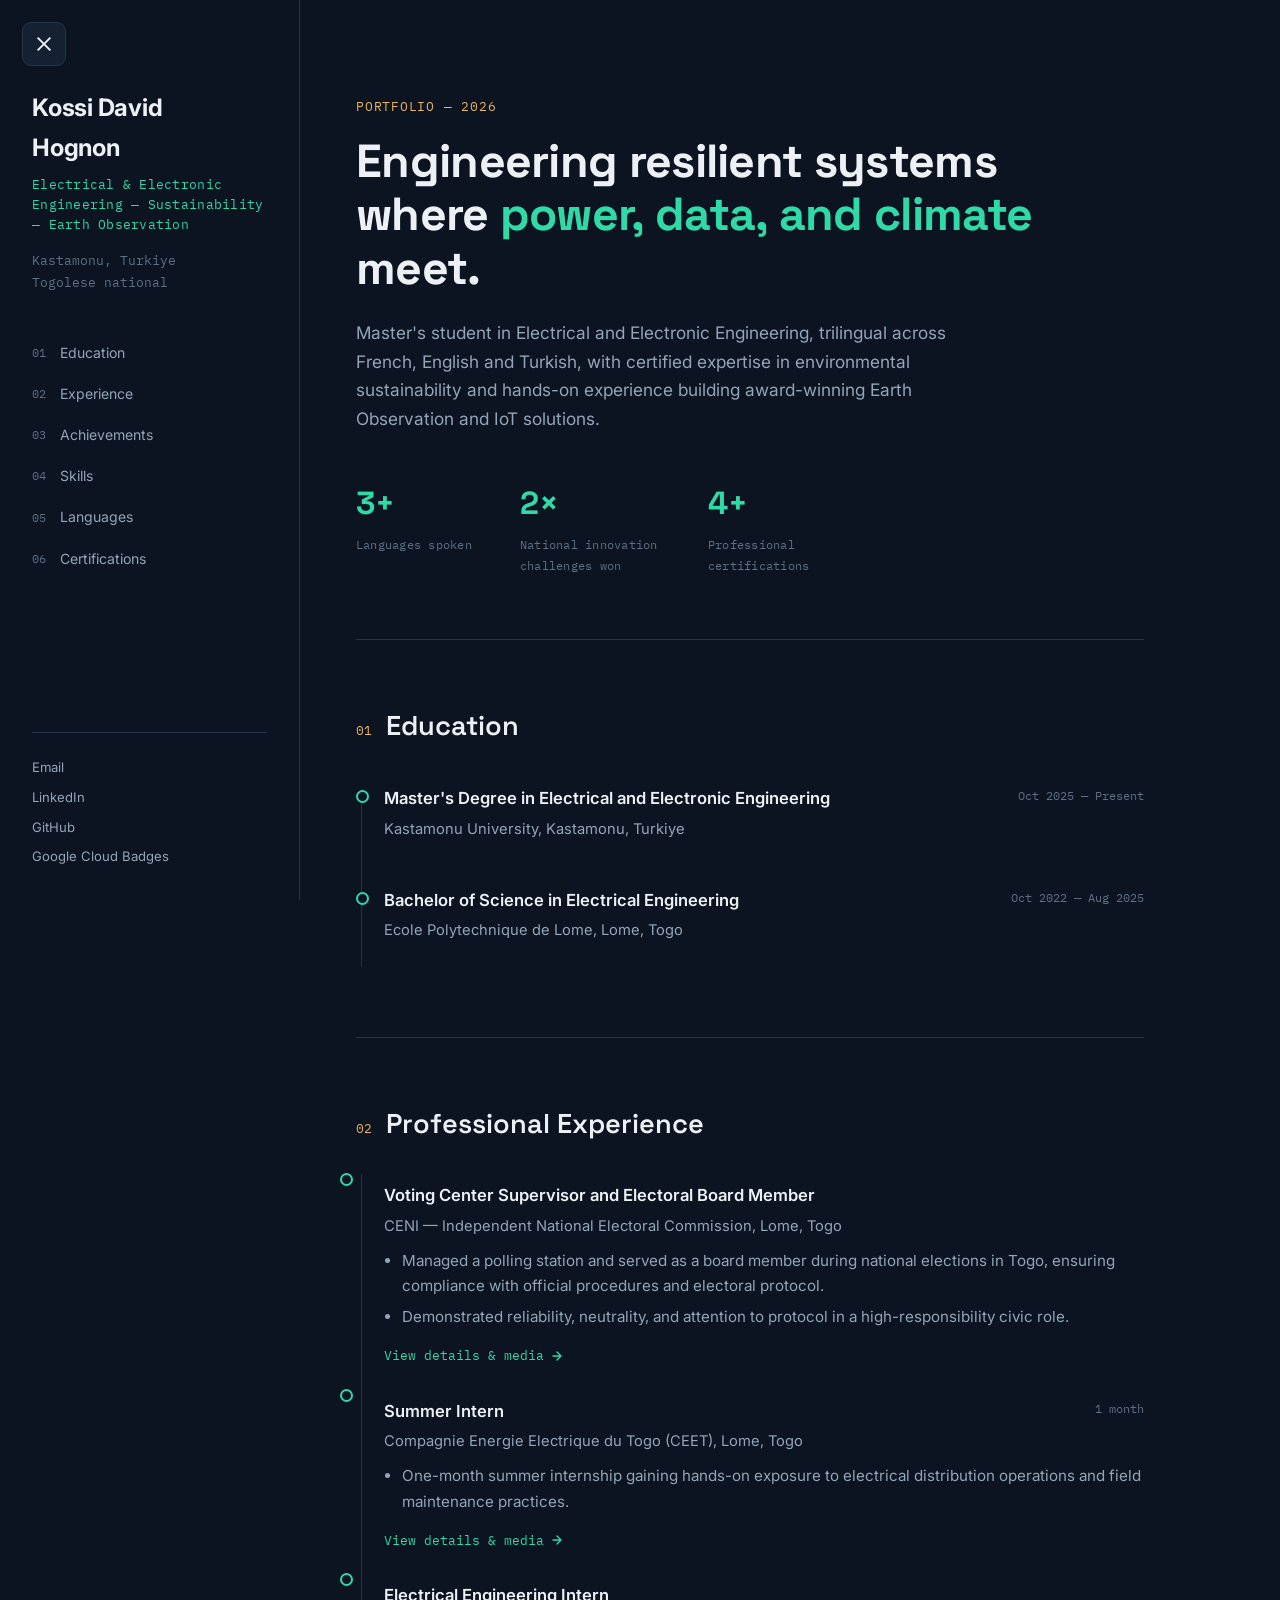
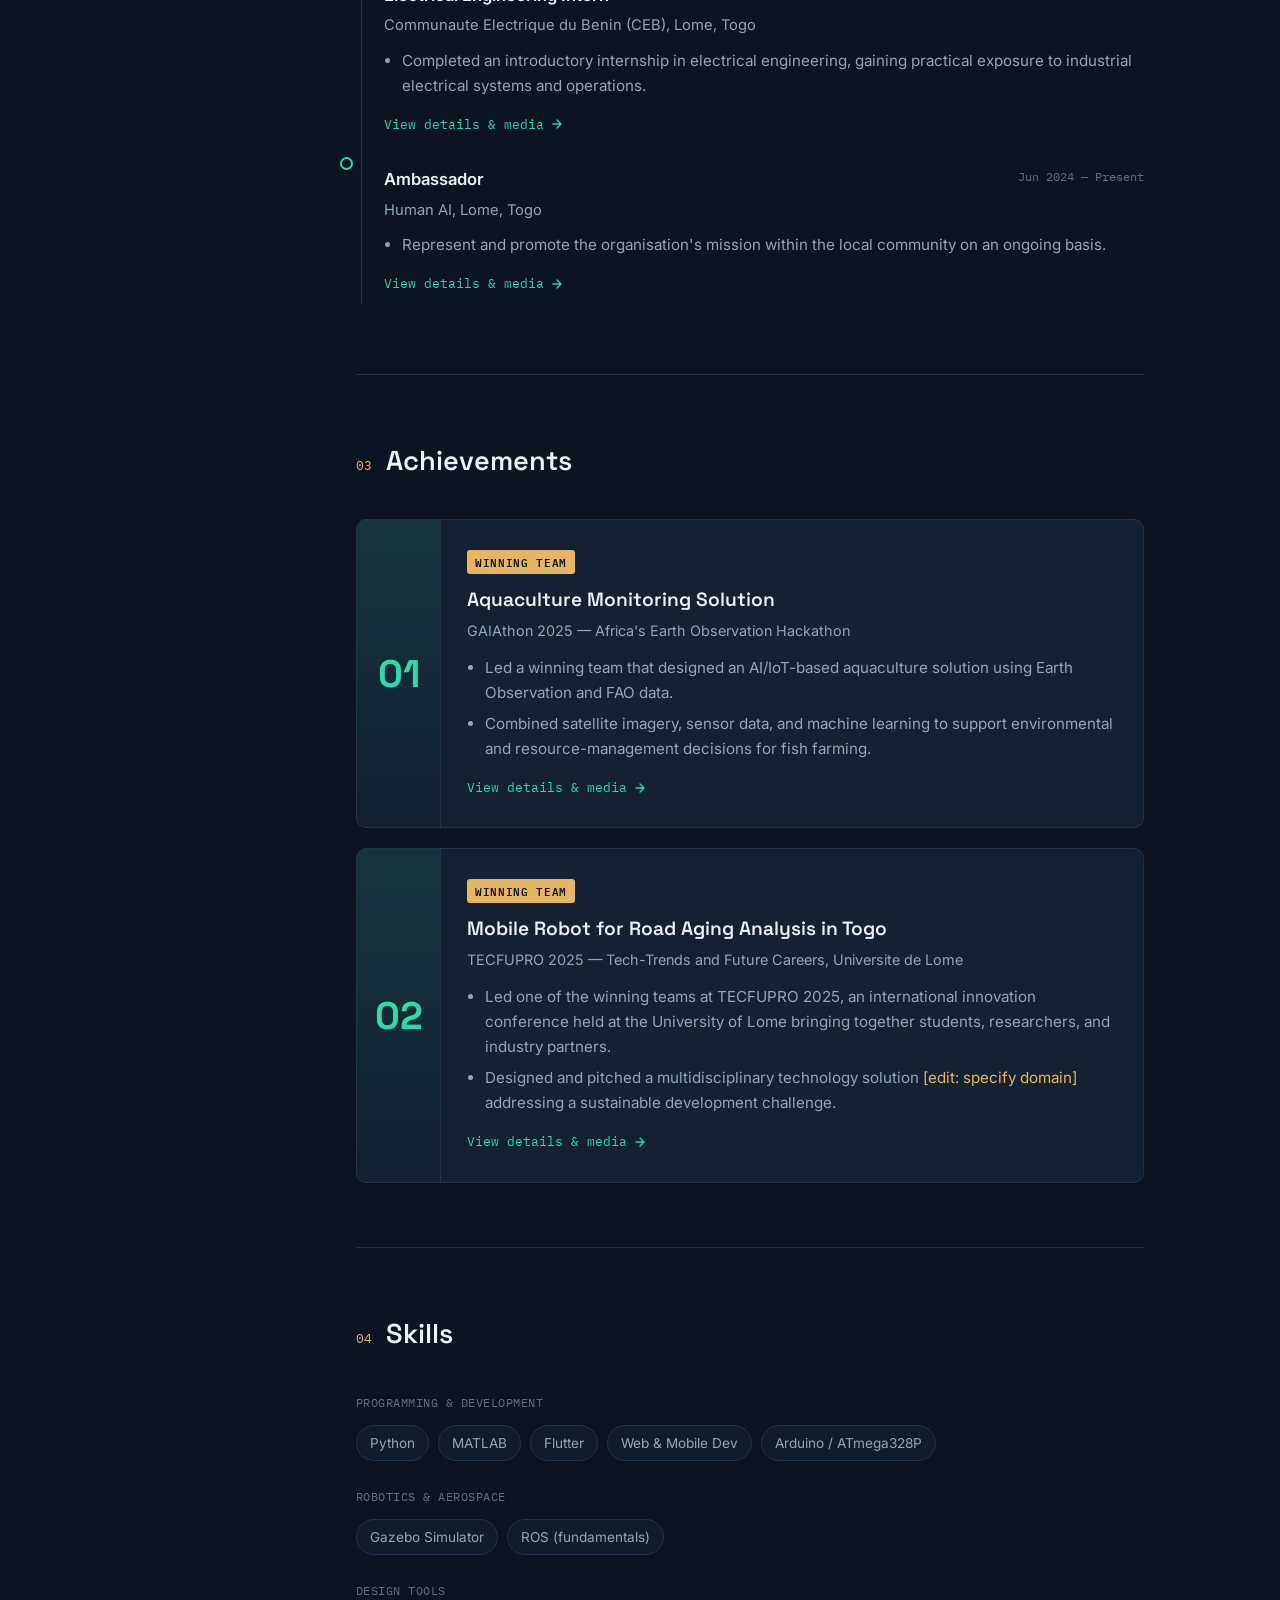
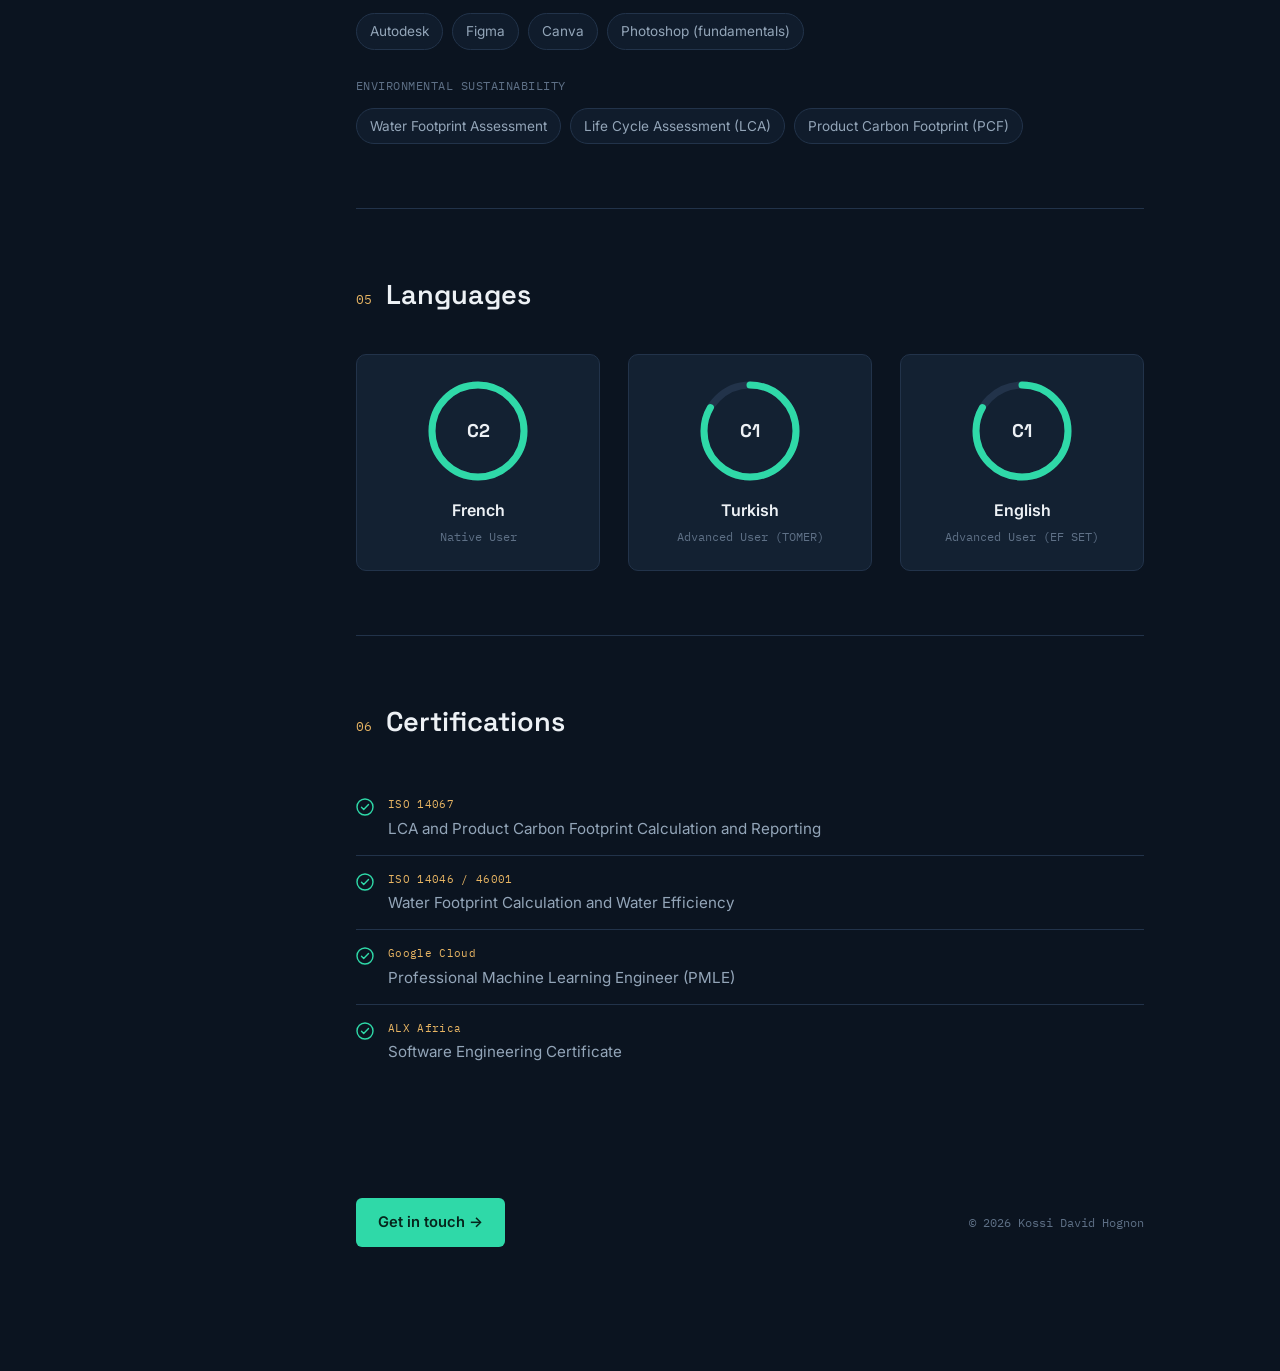
<file: index.html>
<!DOCTYPE html>
<html lang="en">
<head>
<meta charset="UTF-8">
<meta name="viewport" content="width=device-width, initial-scale=1.0">
<title>Kossi David Hognon — Portfolio</title>
  <link rel="icon" type="image/svg+xml" href="assets/images/favicon.svg">
<meta name="description" content="Kossi David Hognon — Electrical & Electronic Engineering, Sustainability, Earth Observation.">
<link rel="preconnect" href="https://fonts.googleapis.com">
<link rel="preconnect" href="https://fonts.gstatic.com" crossorigin>
<link href="https://fonts.googleapis.com/css2?family=Space+Grotesk:wght@400;500;600;700&family=Inter:wght@400;500;600;700&family=IBM+Plex+Mono:wght@400;500;600&display=swap" rel="stylesheet">
<link rel="stylesheet" href="assets/style.css">
</head>
<body>

<button class="nav-toggle" id="navToggle" aria-label="Toggle menu"><span class="bar"></span></button>
<div class="nav-overlay" id="navOverlay"></div>

<aside class="sidebar">
  <div>
    <div class="side-name">Kossi David<br>Hognon</div>
    <div class="side-role">Electrical &amp; Electronic<br>Engineering — Sustainability<br>— Earth Observation</div>
    <div class="side-loc">Kastamonu, Turkiye<br>Togolese national</div>
  </div>

  <nav class="side-nav" aria-label="Section navigation">
    <a class="nav-link" href="#education"><span class="nav-num mono">01</span>Education</a>
    <a class="nav-link" href="#experience"><span class="nav-num mono">02</span>Experience</a>
    <a class="nav-link" href="#achievements"><span class="nav-num mono">03</span>Achievements</a>
    <a class="nav-link" href="#skills"><span class="nav-num mono">04</span>Skills</a>
    <a class="nav-link" href="#languages"><span class="nav-num mono">05</span>Languages</a>
    <a class="nav-link" href="#certifications"><span class="nav-num mono">06</span>Certifications</a>
  </nav>

  <div class="side-links">
    <a href="mailto:hognonkossidavid@gmail.com">Email</a>
    <a href="https://www.linkedin.com/in/kossi-david-hognon-HKDE" target="_blank" rel="noopener">LinkedIn</a>
    <a href="https://github.com/KDAVID9h" target="_blank" rel="noopener">GitHub</a>
    <a href="https://www.cloudskillsboost.google/public_profiles/a89cb5a3-7dd9-403b-bd8d-7f27a6b60dd8" target="_blank" rel="noopener">Google Cloud Badges</a>
  </div>
</aside>

<main>
  <section class="hero" id="top">
    <div class="hero-eyebrow mono">Portfolio — 2026</div>
    <h1>Engineering resilient systems where <span class="accent">power, data, and climate</span> meet.</h1>
    <p class="lede">Master's student in Electrical and Electronic Engineering, trilingual across French, English and Turkish, with certified expertise in environmental sustainability and hands-on experience building award-winning Earth Observation and IoT solutions.</p>

    <div class="stat-row">
      <div class="stat">
        <div class="stat-num">3+</div>
        <div class="stat-label">Languages spoken</div>
      </div>
      <div class="stat">
        <div class="stat-num">2×</div>
        <div class="stat-label">National innovation challenges won</div>
      </div>
      <div class="stat">
        <div class="stat-num">4+</div>
        <div class="stat-label">Professional certifications</div>
      </div>
    </div>
  </section>

  <section id="education">
    <div class="section-head">
      <span class="section-num mono">01</span>
      <h2 class="section-title">Education</h2>
    </div>
    <div class="timeline">
      <div class="t-entry">
        <div class="t-head">
          <span class="t-title">Master's Degree in Electrical and Electronic Engineering</span>
          <span class="t-date">Oct 2025 — Present</span>
        </div>
        <div class="t-org">Kastamonu University, Kastamonu, Turkiye</div>
      </div>
      <div class="t-entry">
        <div class="t-head">
          <span class="t-title">Bachelor of Science in Electrical Engineering</span>
          <span class="t-date">Oct 2022 — Aug 2025</span>
        </div>
        <div class="t-org">Ecole Polytechnique de Lome, Lome, Togo</div>
      </div>
    </div>
  </section>

  <!--
    SCALABILITY NOTE — Professional Experience
    Each entry below is wrapped in <a class="entry-link"> pointing to a
    sub-page in /experience/. To add a new experience:
      1. Duplicate /experience/_template.html into a new file.
      2. Fill in the title, org, description and media-grid.
      3. Duplicate one <a class="entry-link t-entry"> block below,
         update its text and href to point to your new file.
  -->
  <section id="experience">
    <div class="section-head">
      <span class="section-num mono">02</span>
      <h2 class="section-title">Professional Experience</h2>
    </div>
    <div class="timeline">

      <a class="entry-link t-entry" href="experience/ceni.html">
        <div class="t-head">
          <span class="t-title">Voting Center Supervisor and Electoral Board Member</span>
        </div>
        <div class="t-org">CENI — Independent National Electoral Commission, Lome, Togo</div>
        <ul class="bullets">
          <li>Managed a polling station and served as a board member during national elections in Togo, ensuring compliance with official procedures and electoral protocol.</li>
          <li>Demonstrated reliability, neutrality, and attention to protocol in a high-responsibility civic role.</li>
        </ul>
        <span class="view-more">View details &amp; media <svg width="14" height="14" viewBox="0 0 14 14" fill="none"><path d="M3 7h8M7 3l4 4-4 4" stroke="currentColor" stroke-width="1.4" stroke-linecap="round" stroke-linejoin="round"/></svg></span>
      </a>

      <a class="entry-link t-entry" href="experience/ceet.html">
        <div class="t-head">
          <span class="t-title">Summer Intern</span>
          <span class="t-date">1 month</span>
        </div>
        <div class="t-org">Compagnie Energie Electrique du Togo (CEET), Lome, Togo</div>
        <ul class="bullets">
          <li>One-month summer internship gaining hands-on exposure to electrical distribution operations and field maintenance practices.</li>
        </ul>
        <span class="view-more">View details &amp; media <svg width="14" height="14" viewBox="0 0 14 14" fill="none"><path d="M3 7h8M7 3l4 4-4 4" stroke="currentColor" stroke-width="1.4" stroke-linecap="round" stroke-linejoin="round"/></svg></span>
      </a>

      <a class="entry-link t-entry" href="experience/ceb.html">
        <div class="t-head">
          <span class="t-title">Electrical Engineering Intern</span>
        </div>
        <div class="t-org">Communaute Electrique du Benin (CEB), Lome, Togo</div>
        <ul class="bullets">
          <li>Completed an introductory internship in electrical engineering, gaining practical exposure to industrial electrical systems and operations.</li>
        </ul>
        <span class="view-more">View details &amp; media <svg width="14" height="14" viewBox="0 0 14 14" fill="none"><path d="M3 7h8M7 3l4 4-4 4" stroke="currentColor" stroke-width="1.4" stroke-linecap="round" stroke-linejoin="round"/></svg></span>
      </a>

      <a class="entry-link t-entry" href="experience/human-ai.html">
        <div class="t-head">
          <span class="t-title">Ambassador</span>
          <span class="t-date">Jun 2024 — Present</span>
        </div>
        <div class="t-org">Human AI, Lome, Togo</div>
        <ul class="bullets">
          <li>Represent and promote the organisation's mission within the local community on an ongoing basis.</li>
        </ul>
        <span class="view-more">View details &amp; media <svg width="14" height="14" viewBox="0 0 14 14" fill="none"><path d="M3 7h8M7 3l4 4-4 4" stroke="currentColor" stroke-width="1.4" stroke-linecap="round" stroke-linejoin="round"/></svg></span>
      </a>

    </div>
  </section>

  <!--
    SCALABILITY NOTE — Achievements
    Same pattern as Experience: each card is an <a class="a-card"> to a
    sub-page in /achievements/. Duplicate /achievements/_template.html
    to add a new one, then add a matching card block below.
  -->
  <section id="achievements">
    <div class="section-head">
      <span class="section-num mono">03</span>
      <h2 class="section-title">Achievements</h2>
    </div>
    <div class="achievements">

      <a class="a-card" href="achievements/gaiathon.html">
        <div class="a-num mono">01</div>
        <div class="a-body">
          <span class="a-badge">Winning Team</span>
          <h3>Aquaculture Monitoring Solution</h3>
          <div class="a-org">GAIAthon 2025 — Africa's Earth Observation Hackathon</div>
          <ul class="bullets">
            <li>Led a winning team that designed an AI/IoT-based aquaculture solution using Earth Observation and FAO data.</li>
            <li>Combined satellite imagery, sensor data, and machine learning to support environmental and resource-management decisions for fish farming.</li>
          </ul>
          <span class="view-more">View details &amp; media <svg width="14" height="14" viewBox="0 0 14 14" fill="none"><path d="M3 7h8M7 3l4 4-4 4" stroke="currentColor" stroke-width="1.4" stroke-linecap="round" stroke-linejoin="round"/></svg></span>
        </div>
      </a>

      <a class="a-card" href="achievements/tecfupro.html">
        <div class="a-num mono">02</div>
        <div class="a-body">
          <span class="a-badge">Winning Team</span>
          <h3>Mobile Robot for Road Aging Analysis in Togo</h3>
          <div class="a-org">TECFUPRO 2025 — Tech-Trends and Future Careers, Universite de Lome</div>
          <ul class="bullets">
            <li>Led one of the winning teams at TECFUPRO 2025, an international innovation conference held at the University of Lome bringing together students, researchers, and industry partners.</li>
            <li>Designed and pitched a multidisciplinary technology solution <em>[edit: specify domain]</em> addressing a sustainable development challenge.</li>
          </ul>
          <span class="view-more">View details &amp; media <svg width="14" height="14" viewBox="0 0 14 14" fill="none"><path d="M3 7h8M7 3l4 4-4 4" stroke="currentColor" stroke-width="1.4" stroke-linecap="round" stroke-linejoin="round"/></svg></span>
        </div>
      </a>

    </div>
  </section>

  <section id="skills">
    <div class="section-head">
      <span class="section-num mono">04</span>
      <h2 class="section-title">Skills</h2>
    </div>
    <div class="skill-group">
      <div class="skill-group-label">Programming &amp; Development</div>
      <div class="tag-row">
        <span class="tag">Python</span><span class="tag">MATLAB</span><span class="tag">Flutter</span>
        <span class="tag">Web &amp; Mobile Dev</span><span class="tag">Arduino / ATmega328P</span>
      </div>
    </div>
    <div class="skill-group">
      <div class="skill-group-label">Robotics &amp; Aerospace</div>
      <div class="tag-row">
        <span class="tag">Gazebo Simulator</span><span class="tag">ROS (fundamentals)</span>
      </div>
    </div>
    <div class="skill-group">
      <div class="skill-group-label">Design Tools</div>
      <div class="tag-row">
        <span class="tag">Autodesk</span><span class="tag">Figma</span><span class="tag">Canva</span><span class="tag">Photoshop (fundamentals)</span>
      </div>
    </div>
    <div class="skill-group">
      <div class="skill-group-label">Environmental Sustainability</div>
      <div class="tag-row">
        <span class="tag">Water Footprint Assessment</span><span class="tag">Life Cycle Assessment (LCA)</span><span class="tag">Product Carbon Footprint (PCF)</span>
      </div>
    </div>
  </section>

  <section id="languages">
    <div class="section-head">
      <span class="section-num mono">05</span>
      <h2 class="section-title">Languages</h2>
    </div>
    <div class="lang-grid">
      <div class="lang-card">
        <div class="ring-wrap">
          <svg width="104" height="104" viewBox="0 0 104 104">
            <circle class="ring-bg" cx="52" cy="52" r="46"/>
            <circle class="ring-fg" cx="52" cy="52" r="46" stroke-dasharray="289" stroke-dashoffset="0"/>
          </svg>
          <div class="ring-label">C2</div>
        </div>
        <div class="lang-name">French</div>
        <div class="lang-level mono">Native User</div>
      </div>
      <div class="lang-card">
        <div class="ring-wrap">
          <svg width="104" height="104" viewBox="0 0 104 104">
            <circle class="ring-bg" cx="52" cy="52" r="46"/>
            <circle class="ring-fg" cx="52" cy="52" r="46" stroke-dasharray="289" stroke-dashoffset="48"/>
          </svg>
          <div class="ring-label">C1</div>
        </div>
        <div class="lang-name">Turkish</div>
        <div class="lang-level mono">Advanced User (TOMER)</div>
      </div>
      <div class="lang-card">
        <div class="ring-wrap">
          <svg width="104" height="104" viewBox="0 0 104 104">
            <circle class="ring-bg" cx="52" cy="52" r="46"/>
            <circle class="ring-fg" cx="52" cy="52" r="46" stroke-dasharray="289" stroke-dashoffset="48"/>
          </svg>
          <div class="ring-label">C1</div>
        </div>
        <div class="lang-name">English</div>
        <div class="lang-level mono">Advanced User (EF SET)</div>
      </div>
    </div>
  </section>

  <section id="certifications">
    <div class="section-head">
      <span class="section-num mono">06</span>
      <h2 class="section-title">Certifications</h2>
    </div>
    <ul class="cert-list">
      <li>
        <svg width="18" height="18" viewBox="0 0 18 18" fill="none"><circle cx="9" cy="9" r="8" stroke="#2FD9A8" stroke-width="1.4"/><path d="M5.5 9.2l2.2 2.2 4.8-5" stroke="#2FD9A8" stroke-width="1.4" stroke-linecap="round" stroke-linejoin="round"/></svg>
        <div><span class="cert-tag">ISO 14067</span><span class="cert-body">LCA and Product Carbon Footprint Calculation and Reporting</span></div>
      </li>
      <li>
        <svg width="18" height="18" viewBox="0 0 18 18" fill="none"><circle cx="9" cy="9" r="8" stroke="#2FD9A8" stroke-width="1.4"/><path d="M5.5 9.2l2.2 2.2 4.8-5" stroke="#2FD9A8" stroke-width="1.4" stroke-linecap="round" stroke-linejoin="round"/></svg>
        <div><span class="cert-tag">ISO 14046 / 46001</span><span class="cert-body">Water Footprint Calculation and Water Efficiency</span></div>
      </li>
      <li>
        <svg width="18" height="18" viewBox="0 0 18 18" fill="none"><circle cx="9" cy="9" r="8" stroke="#2FD9A8" stroke-width="1.4"/><path d="M5.5 9.2l2.2 2.2 4.8-5" stroke="#2FD9A8" stroke-width="1.4" stroke-linecap="round" stroke-linejoin="round"/></svg>
        <div><span class="cert-tag">Google Cloud</span><span class="cert-body">Professional Machine Learning Engineer (PMLE)</span></div>
      </li>
      <li>
        <svg width="18" height="18" viewBox="0 0 18 18" fill="none"><circle cx="9" cy="9" r="8" stroke="#2FD9A8" stroke-width="1.4"/><path d="M5.5 9.2l2.2 2.2 4.8-5" stroke="#2FD9A8" stroke-width="1.4" stroke-linecap="round" stroke-linejoin="round"/></svg>
        <div><span class="cert-tag">ALX Africa</span><span class="cert-body">Software Engineering Certificate</span></div>
      </li>
    </ul>
  </section>

  <footer>
    <a class="footer-cta" href="mailto:hognonkossidavid@gmail.com">Get in touch →</a>
    <div class="footer-meta">© 2026 Kossi David Hognon</div>
  </footer>
</main>

<script src="assets/main.js" defer></script>
</body>
</html>
</file>
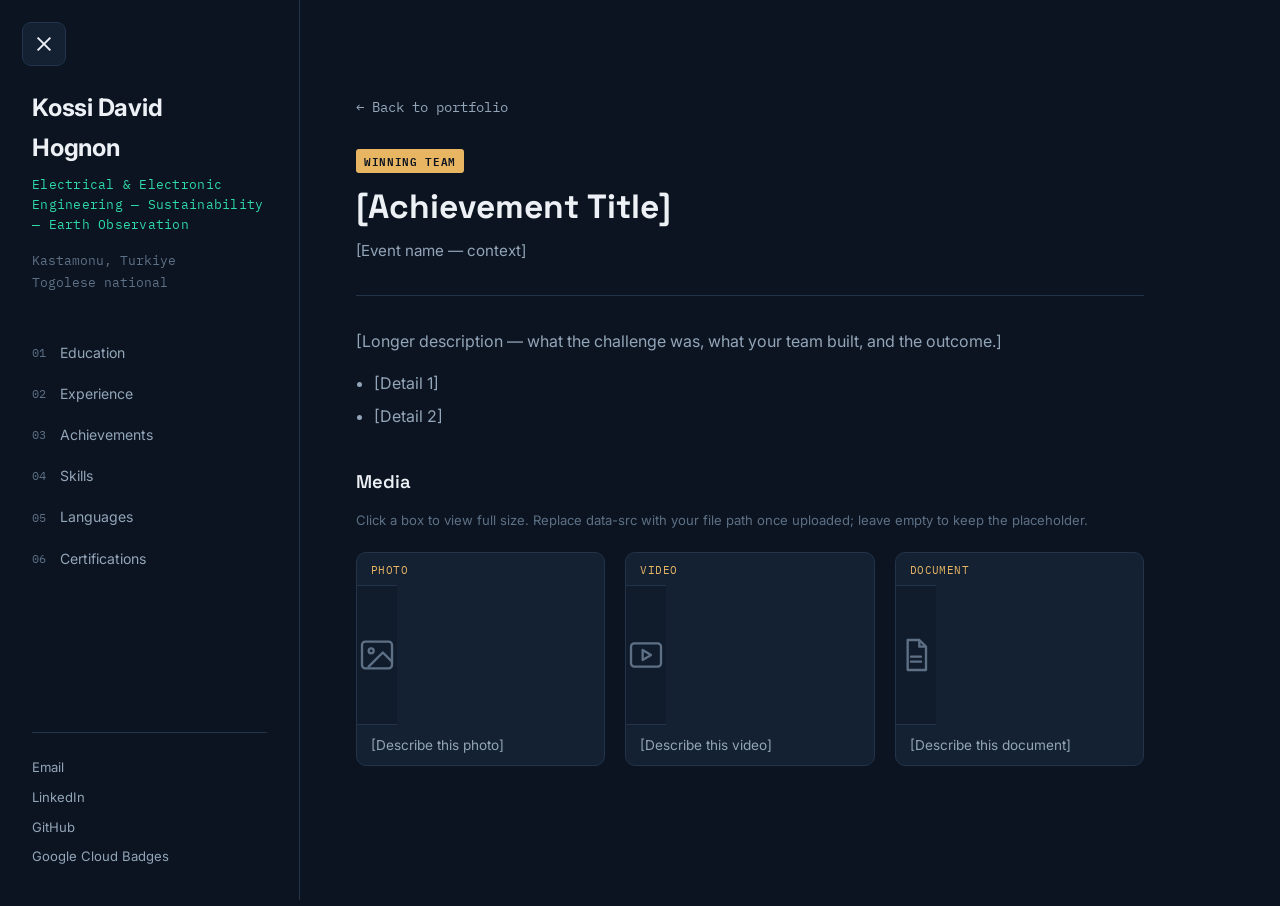
<file: achievements/_template.html>
<!--
  TEMPLATE — duplicate this file to add a new Achievement detail page.
  1. Rename the file (e.g. achievements/my-award.html)
  2. Replace all placeholder text below
  3. Duplicate .media-box blocks as needed (type: image / video / doc)
  4. Add a matching <a class="a-card"> card in ../index.html
-->
<!DOCTYPE html>
<html lang="en">
<head>
<meta charset="UTF-8">
<meta name="viewport" content="width=device-width, initial-scale=1.0">
<title>[Achievement Title] — Kossi David Hognon</title>
<link rel="preconnect" href="https://fonts.googleapis.com">
<link rel="preconnect" href="https://fonts.gstatic.com" crossorigin>
<link href="https://fonts.googleapis.com/css2?family=Space+Grotesk:wght@400;500;600;700&family=Inter:wght@400;500;600;700&family=IBM+Plex+Mono:wght@400;500;600&display=swap" rel="stylesheet">
<link rel="stylesheet" href="../assets/style.css">
</head>
<body>

<button class="nav-toggle" id="navToggle" aria-label="Toggle menu"><span class="bar"></span></button>
<div class="nav-overlay" id="navOverlay"></div>

<aside class="sidebar">
  <div>
    <div class="side-name">Kossi David<br>Hognon</div>
    <div class="side-role">Electrical &amp; Electronic<br>Engineering — Sustainability<br>— Earth Observation</div>
    <div class="side-loc">Kastamonu, Turkiye<br>Togolese national</div>
  </div>
  <nav class="side-nav" aria-label="Section navigation">
    <a class="nav-link" href="../index.html#education"><span class="nav-num mono">01</span>Education</a>
    <a class="nav-link" href="../index.html#experience"><span class="nav-num mono">02</span>Experience</a>
    <a class="nav-link" href="../index.html#achievements"><span class="nav-num mono">03</span>Achievements</a>
    <a class="nav-link" href="../index.html#skills"><span class="nav-num mono">04</span>Skills</a>
    <a class="nav-link" href="../index.html#languages"><span class="nav-num mono">05</span>Languages</a>
    <a class="nav-link" href="../index.html#certifications"><span class="nav-num mono">06</span>Certifications</a>
  </nav>
  <div class="side-links">
    <a href="mailto:hognonkossidavid@gmail.com">Email</a>
    <a href="https://www.linkedin.com/in/kossi-david-hognon-HKDE" target="_blank" rel="noopener">LinkedIn</a>
    <a href="https://github.com/KDAVID9h" target="_blank" rel="noopener">GitHub</a>
    <a href="https://www.cloudskillsboost.google/public_profiles/a89cb5a3-7dd9-403b-bd8d-7f27a6b60dd8" target="_blank" rel="noopener">Google Cloud Badges</a>
  </div>
</aside>

<main>
  <a class="back-link" href="../index.html#achievements">&larr; Back to portfolio</a>

  <div class="detail-head">
    <span class="a-badge">Winning Team</span>
    <h1>[Achievement Title]</h1>
    <div class="detail-meta">[Event name — context]</div>
  </div>

  <div class="detail-body">
    <p>[Longer description — what the challenge was, what your team built, and the outcome.]</p>
    <ul class="bullets">
      <li>[Detail 1]</li>
      <li>[Detail 2]</li>
    </ul>
  </div>

  <h2 class="media-title">Media</h2>
  <p class="media-hint">Click a box to view full size. Replace data-src with your file path once uploaded; leave empty to keep the placeholder.</p>
  <div class="media-grid">

    <button class="media-box" data-type="image" data-src="" data-caption="[Describe this photo]">
      <span class="media-type-tag mono">Photo</span>
      <span class="media-thumb">
        <svg width="40" height="40" viewBox="0 0 24 24" fill="none" class="placeholder-icon"><rect x="3" y="4" width="18" height="16" rx="2" stroke="currentColor" stroke-width="1.4"/><circle cx="8.5" cy="9.5" r="1.5" stroke="currentColor" stroke-width="1.4"/><path d="M21 16l-5.5-5.5L7 19" stroke="currentColor" stroke-width="1.4" stroke-linecap="round" stroke-linejoin="round"/></svg>
      </span>
      <span class="media-caption">[Describe this photo]</span>
    </button>

    <button class="media-box" data-type="video" data-src="" data-caption="[Describe this video]">
      <span class="media-type-tag mono">Video</span>
      <span class="media-thumb">
        <svg width="40" height="40" viewBox="0 0 24 24" fill="none" class="placeholder-icon"><rect x="3" y="5" width="18" height="14" rx="2" stroke="currentColor" stroke-width="1.4"/><path d="M10 9l5 3-5 3V9z" stroke="currentColor" stroke-width="1.4" stroke-linejoin="round"/></svg>
      </span>
      <span class="media-caption">[Describe this video]</span>
    </button>

    <button class="media-box" data-type="doc" data-src="" data-caption="[Describe this document]">
      <span class="media-type-tag mono">Document</span>
      <span class="media-thumb">
        <svg width="40" height="40" viewBox="0 0 24 24" fill="none" class="placeholder-icon"><path d="M7 3h7l4 4v14H7V3z" stroke="currentColor" stroke-width="1.4" stroke-linejoin="round"/><path d="M14 3v4h4" stroke="currentColor" stroke-width="1.4" stroke-linejoin="round"/><path d="M9 13h6M9 16h6" stroke="currentColor" stroke-width="1.4" stroke-linecap="round"/></svg>
      </span>
      <span class="media-caption">[Describe this document]</span>
    </button>

  </div>
</main>

<div class="lightbox" id="lightbox">
  <button class="lightbox-close" id="lightboxClose" aria-label="Close">
    <svg width="18" height="18" viewBox="0 0 18 18" fill="none"><path d="M4 4l10 10M14 4L4 14" stroke="#EDF1F5" stroke-width="1.6" stroke-linecap="round"/></svg>
  </button>
  <div class="lightbox-content"></div>
  <div class="lightbox-caption"></div>
</div>

<script src="../assets/main.js" defer></script>
</body>
</html>
</file>
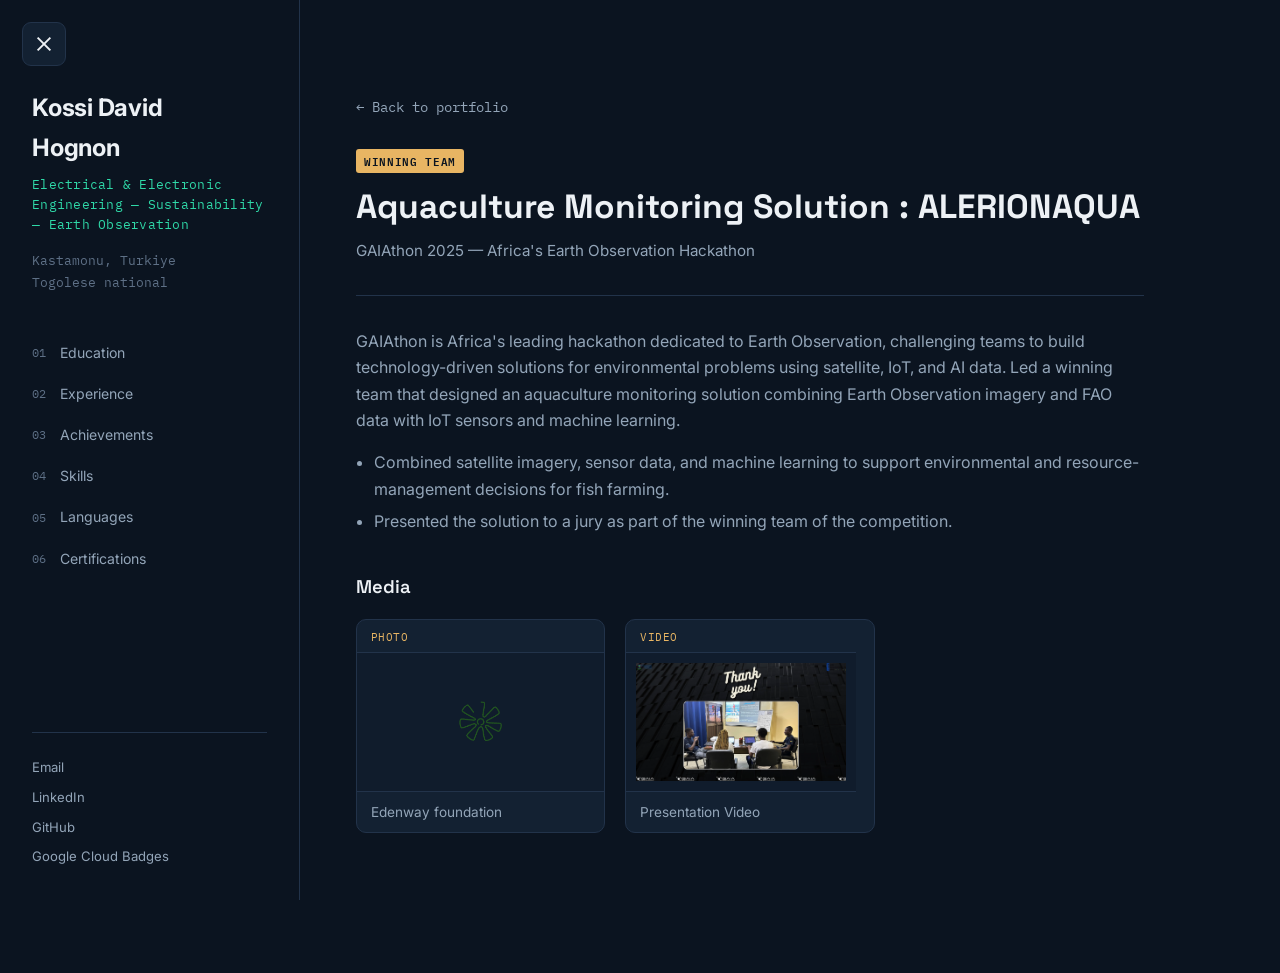
<file: achievements/gaiathon.html>
<!--
  TEMPLATE — duplicate this file to add a new Achievement detail page.
  1. Rename the file (e.g. achievements/my-award.html)
  2. Replace all placeholder text below
  3. Duplicate .media-box blocks as needed (type: image / video / doc)
  4. Add a matching <a class="a-card"> card in ../index.html
-->
<!DOCTYPE html>
<html lang="en">
<head>
<meta charset="UTF-8">
<meta name="viewport" content="width=device-width, initial-scale=1.0">
<title>Aquaculture Monitoring Solution — Kossi David Hognon</title>
  <link rel="icon" type="image/svg+xml" href="../assets/images/favicon.svg">
<link rel="preconnect" href="https://fonts.googleapis.com">
<link rel="preconnect" href="https://fonts.gstatic.com" crossorigin>
<link href="https://fonts.googleapis.com/css2?family=Space+Grotesk:wght@400;500;600;700&family=Inter:wght@400;500;600;700&family=IBM+Plex+Mono:wght@400;500;600&display=swap" rel="stylesheet">
<link rel="stylesheet" href="../assets/style.css">
</head>
<body>

<button class="nav-toggle" id="navToggle" aria-label="Toggle menu"><span class="bar"></span></button>
<div class="nav-overlay" id="navOverlay"></div>

<aside class="sidebar">
  <div>
    <div class="side-name">Kossi David<br>Hognon</div>
    <div class="side-role">Electrical &amp; Electronic<br>Engineering — Sustainability<br>— Earth Observation</div>
    <div class="side-loc">Kastamonu, Turkiye<br>Togolese national</div>
  </div>
  <nav class="side-nav" aria-label="Section navigation">
    <a class="nav-link" href="../index.html#education"><span class="nav-num mono">01</span>Education</a>
    <a class="nav-link" href="../index.html#experience"><span class="nav-num mono">02</span>Experience</a>
    <a class="nav-link" href="../index.html#achievements"><span class="nav-num mono">03</span>Achievements</a>
    <a class="nav-link" href="../index.html#skills"><span class="nav-num mono">04</span>Skills</a>
    <a class="nav-link" href="../index.html#languages"><span class="nav-num mono">05</span>Languages</a>
    <a class="nav-link" href="../index.html#certifications"><span class="nav-num mono">06</span>Certifications</a>
  </nav>
  <div class="side-links">
    <a href="mailto:hognonkossidavid@gmail.com">Email</a>
    <a href="https://www.linkedin.com/in/kossi-david-hognon-HKDE" target="_blank" rel="noopener">LinkedIn</a>
    <a href="https://github.com/KDAVID9h" target="_blank" rel="noopener">GitHub</a>
    <a href="https://www.cloudskillsboost.google/public_profiles/a89cb5a3-7dd9-403b-bd8d-7f27a6b60dd8" target="_blank" rel="noopener">Google Cloud Badges</a>
  </div>
</aside>

<main>
  <a class="back-link" href="../index.html#achievements">&larr; Back to portfolio</a>

  <div class="detail-head">
    <span class="a-badge">Winning Team</span>
    <h1>Aquaculture Monitoring Solution : ALERIONAQUA</h1>
    <div class="detail-meta">GAIAthon 2025 — Africa's Earth Observation Hackathon</div>
  </div>

  <div class="detail-body">
    <p>GAIAthon is Africa's leading hackathon dedicated to Earth Observation, challenging teams to build technology-driven solutions for environmental problems using satellite, IoT, and AI data. Led a winning team that designed an aquaculture monitoring solution combining Earth Observation imagery and FAO data with IoT sensors and machine learning.</p>
    <ul class="bullets">
      <li>Combined satellite imagery, sensor data, and machine learning to support environmental and resource-management decisions for fish farming.</li>
      <li>Presented the solution to a jury as part of the winning team of the competition.</li>
    </ul>
  </div>

  <h2 class="media-title">Media</h2>
  <p></p>
<!--  <p class="media-hint">Click a box to view full size. Replace data-src with your file path once uploaded; leave empty to keep the placeholder.</p>-->
  <div class="media-grid">

    <button class="media-box" data-type="image" data-src="../assets/images/de.jpg" data-caption="After a meticulous evaluation of the work by a demanding jury, we ranked second at the national level.">
      <span class="media-type-tag mono">Photo</span>
      <span class="media-thumb">
        <img src="../assets/images/edenwayLogo.gif" alt="">
<!--        <svg width="40" height="40" viewBox="0 0 24 24" fill="none" class="placeholder-icon"><rect x="3" y="4" width="18" height="16" rx="2" stroke="currentColor" stroke-width="1.4"/><circle cx="8.5" cy="9.5" r="1.5" stroke="currentColor" stroke-width="1.4"/><path d="M21 16l-5.5-5.5L7 19" stroke="currentColor" stroke-width="1.4" stroke-linecap="round" stroke-linejoin="round"/></svg>-->
      </span>
      <span class="media-caption">Edenway foundation</span>
    </button>

    <button class="media-box" data-type="video" data-src="../assets/videos/AlerionAqua_Presentation.mp4" data-caption=".">
      <span class="media-type-tag mono">Video</span>
      <span class="media-thumb">
        <img src="../assets/images/alv.png">
<!--        <svg width="40" height="40" viewBox="0 0 24 24" fill="none" class="placeholder-icon"><rect x="3" y="5" width="18" height="14" rx="2" stroke="currentColor" stroke-width="1.4"/><path d="M10 9l5 3-5 3V9z" stroke="currentColor" stroke-width="1.4" stroke-linejoin="round"/></svg>-->
      </span>
      <span class="media-caption">Presentation Video</span>
    </button>

<!--    <button class="media-box" data-type="doc" data-src="" data-caption="[Describe this document]">-->
<!--      <span class="media-type-tag mono">Document</span>-->
<!--      <span class="media-thumb">-->
<!--        <svg width="40" height="40" viewBox="0 0 24 24" fill="none" class="placeholder-icon"><path d="M7 3h7l4 4v14H7V3z" stroke="currentColor" stroke-width="1.4" stroke-linejoin="round"/><path d="M14 3v4h4" stroke="currentColor" stroke-width="1.4" stroke-linejoin="round"/><path d="M9 13h6M9 16h6" stroke="currentColor" stroke-width="1.4" stroke-linecap="round"/></svg>-->
<!--      </span>-->
<!--      <span class="media-caption">[Describe this document]</span>-->
<!--    </button>-->

  </div>
</main>

<div class="lightbox" id="lightbox">
  <button class="lightbox-close" id="lightboxClose" aria-label="Close">
    <svg width="18" height="18" viewBox="0 0 18 18" fill="none"><path d="M4 4l10 10M14 4L4 14" stroke="#EDF1F5" stroke-width="1.6" stroke-linecap="round"/></svg>
  </button>
  <div class="lightbox-content"></div>
  <div class="lightbox-caption"></div>
</div>

<script src="../assets/main.js" defer></script>
</body>
</html>
</file>
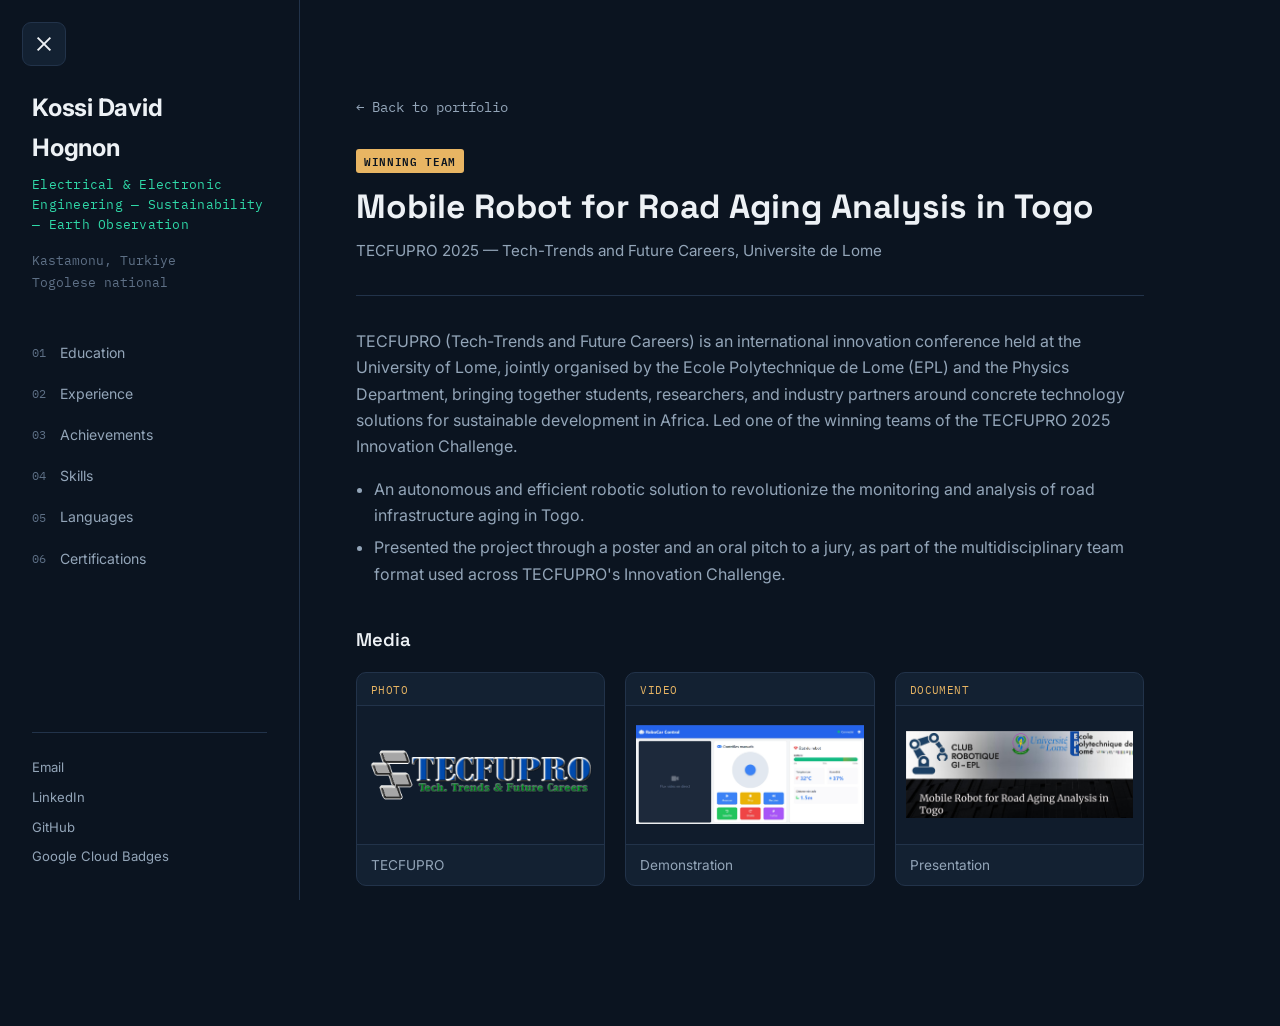
<file: achievements/tecfupro.html>
<!--
  TEMPLATE — duplicate this file to add a new Achievement detail page.
  1. Rename the file (e.g. achievements/my-award.html)
  2. Replace all placeholder text below
  3. Duplicate .media-box blocks as needed (type: image / video / doc)
  4. Add a matching <a class="a-card"> card in ../index.html
-->
<!DOCTYPE html>
<html lang="en">
<head>
<meta charset="UTF-8">
<meta name="viewport" content="width=device-width, initial-scale=1.0">
<title>Mobile Robot for Road Aging Analysis in Togo — Kossi David Hognon</title>
  <link rel="icon" type="image/svg+xml" href="../assets/images/favicon.svg">
<link rel="preconnect" href="https://fonts.googleapis.com">
<link rel="preconnect" href="https://fonts.gstatic.com" crossorigin>
<link href="https://fonts.googleapis.com/css2?family=Space+Grotesk:wght@400;500;600;700&family=Inter:wght@400;500;600;700&family=IBM+Plex+Mono:wght@400;500;600&display=swap" rel="stylesheet">
<link rel="stylesheet" href="../assets/style.css">
</head>
<body>

<button class="nav-toggle" id="navToggle" aria-label="Toggle menu"><span class="bar"></span></button>
<div class="nav-overlay" id="navOverlay"></div>

<aside class="sidebar">
  <div>
    <div class="side-name">Kossi David<br>Hognon</div>
    <div class="side-role">Electrical &amp; Electronic<br>Engineering — Sustainability<br>— Earth Observation</div>
    <div class="side-loc">Kastamonu, Turkiye<br>Togolese national</div>
  </div>
  <nav class="side-nav" aria-label="Section navigation">
    <a class="nav-link" href="../index.html#education"><span class="nav-num mono">01</span>Education</a>
    <a class="nav-link" href="../index.html#experience"><span class="nav-num mono">02</span>Experience</a>
    <a class="nav-link" href="../index.html#achievements"><span class="nav-num mono">03</span>Achievements</a>
    <a class="nav-link" href="../index.html#skills"><span class="nav-num mono">04</span>Skills</a>
    <a class="nav-link" href="../index.html#languages"><span class="nav-num mono">05</span>Languages</a>
    <a class="nav-link" href="../index.html#certifications"><span class="nav-num mono">06</span>Certifications</a>
  </nav>
  <div class="side-links">
    <a href="mailto:hognonkossidavid@gmail.com">Email</a>
    <a href="https://www.linkedin.com/in/kossi-david-hognon-HKDE" target="_blank" rel="noopener">LinkedIn</a>
    <a href="https://github.com/KDAVID9h" target="_blank" rel="noopener">GitHub</a>
    <a href="https://www.cloudskillsboost.google/public_profiles/a89cb5a3-7dd9-403b-bd8d-7f27a6b60dd8" target="_blank" rel="noopener">Google Cloud Badges</a>
  </div>
</aside>

<main>
  <a class="back-link" href="../index.html#achievements">&larr; Back to portfolio</a>

  <div class="detail-head">
    <span class="a-badge">Winning Team</span>
    <h1>Mobile Robot for Road Aging Analysis in Togo</h1>
    <div class="detail-meta">TECFUPRO 2025 — Tech-Trends and Future Careers, Universite de Lome</div>
  </div>

  <div class="detail-body">
    <p>TECFUPRO (Tech-Trends and Future Careers) is an international innovation conference held at the University of Lome, jointly organised by the Ecole Polytechnique de Lome (EPL) and the Physics Department, bringing together students, researchers, and industry partners around concrete technology solutions for sustainable development in Africa. Led one of the winning teams of the TECFUPRO 2025 Innovation Challenge.</p>
    <ul class="bullets">
      <li>An autonomous and efficient robotic solution to revolutionize the monitoring and
        analysis of road infrastructure aging in Togo.
      </li>
      <li>Presented the project through a poster and an oral pitch to a jury, as part of the multidisciplinary team format used across TECFUPRO's Innovation Challenge.</li>
    </ul>
  </div>

  <h2 class="media-title">Media</h2>
  <p></p>
<!--  <p class="media-hint">Click a box to view full size. Replace data-src with your file path once uploaded; leave empty to keep the placeholder.</p>-->
  <div class="media-grid">

    <button class="media-box" data-type="image" data-src="../assets/images/tec.jpg" data-caption="Our project was selected as one of the winning projects of the TECFUPRO 2025 Innovation Challenge, and we were awarded a certificate of recognition for our innovative solution.">
      <span class="media-type-tag mono">Photo</span>
      <span class="media-thumb">
        <img src="../assets/images/tecfupro_logo1-1.webp" alt="">
<!--        <svg width="40" height="40" viewBox="0 0 24 24" fill="none" class="placeholder-icon"><rect x="3" y="4" width="18" height="16" rx="2" stroke="currentColor" stroke-width="1.4"/><circle cx="8.5" cy="9.5" r="1.5" stroke="currentColor" stroke-width="1.4"/><path d="M21 16l-5.5-5.5L7 19" stroke="currentColor" stroke-width="1.4" stroke-linecap="round" stroke-linejoin="round"/></svg>-->
      </span>
      <span class="media-caption">TECFUPRO</span>
    </button>

    <button class="media-box" data-type="video" data-src="../assets/videos/vidr.mp4" data-caption="Simulation">
      <span class="media-type-tag mono">Video</span>
      <span class="media-thumb">
        <img src="../assets/images/vidr.png" alt="">
<!--        <svg width="40" height="40" viewBox="0 0 24 24" fill="none" class="placeholder-icon"><rect x="3" y="5" width="18" height="14" rx="2" stroke="currentColor" stroke-width="1.4"/><path d="M10 9l5 3-5 3V9z" stroke="currentColor" stroke-width="1.4" stroke-linejoin="round"/></svg>-->
      </span>
      <span class="media-caption">Demonstration</span>
    </button>

    <button class="media-box" data-type="doc" data-src="../assets/doc/rb.pdf" data-caption="Mobile-Robot-for-Road-Aging-Analysis-in-Togo.pdf">
      <span class="media-type-tag mono">Document</span>
      <span class="media-thumb">
        <img src="../assets/images/cvr.png" alt="">
<!--        <svg width="40" height="40" viewBox="0 0 24 24" fill="none" class="placeholder-icon"><path d="M7 3h7l4 4v14H7V3z" stroke="currentColor" stroke-width="1.4" stroke-linejoin="round"/><path d="M14 3v4h4" stroke="currentColor" stroke-width="1.4" stroke-linejoin="round"/><path d="M9 13h6M9 16h6" stroke="currentColor" stroke-width="1.4" stroke-linecap="round"/></svg>-->
      </span>
      <span class="media-caption">Presentation</span>
    </button>

  </div>
</main>

<div class="lightbox" id="lightbox">
  <button class="lightbox-close" id="lightboxClose" aria-label="Close">
    <svg width="18" height="18" viewBox="0 0 18 18" fill="none"><path d="M4 4l10 10M14 4L4 14" stroke="#EDF1F5" stroke-width="1.6" stroke-linecap="round"/></svg>
  </button>
  <div class="lightbox-content"></div>
  <div class="lightbox-caption"></div>
</div>

<script src="../assets/main.js" defer></script>
</body>
</html>
</file>
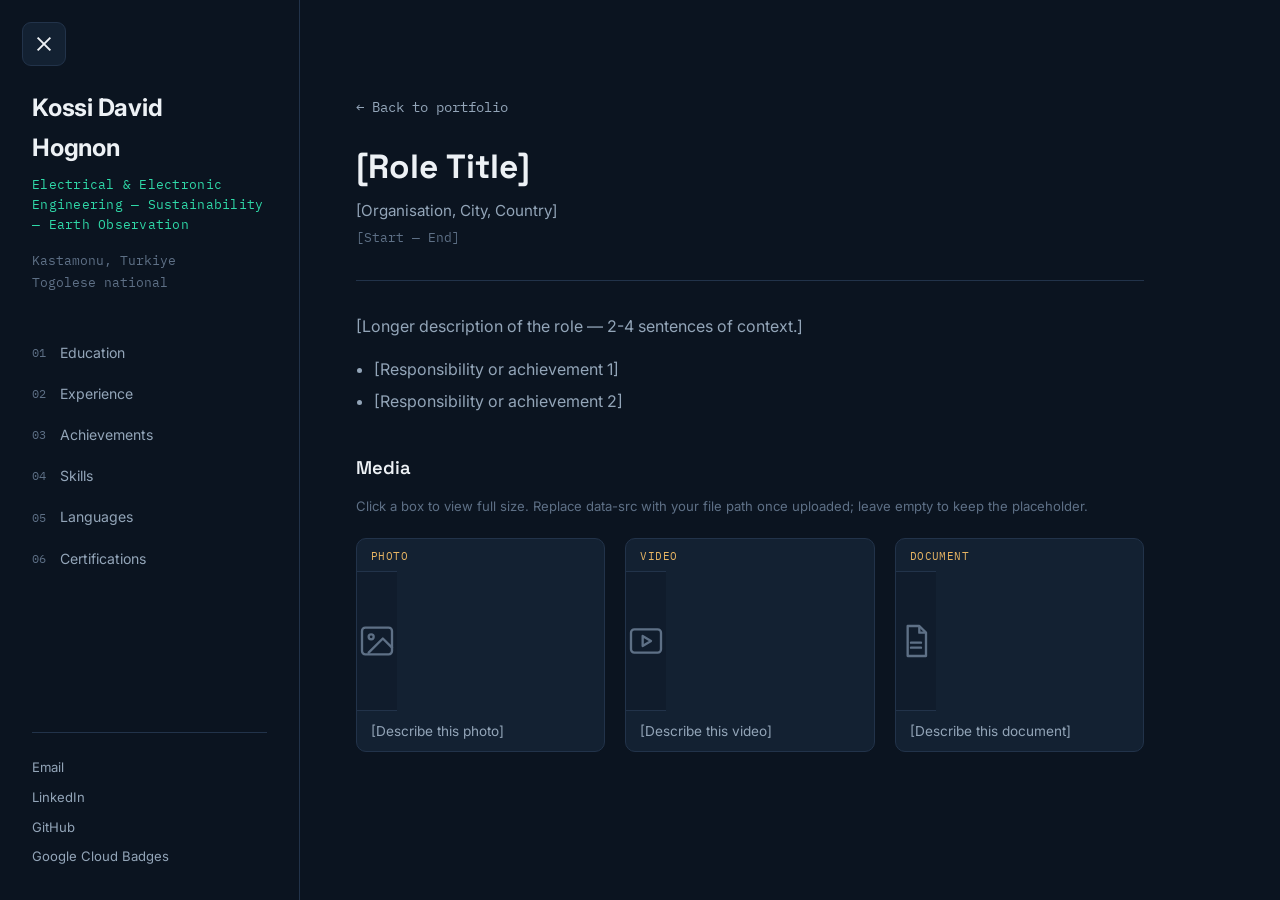
<file: experience/_template.html>
<!--
  TEMPLATE — duplicate this file to add a new Experience detail page.
  1. Rename the file (e.g. experience/my-new-role.html)
  2. Replace all placeholder text below
  3. Duplicate .media-box blocks as needed (type: image / video / doc)
  4. Add a matching <a class="entry-link t-entry"> card in ../index.html
-->
<!DOCTYPE html>
<html lang="en">
<head>
<meta charset="UTF-8">
<meta name="viewport" content="width=device-width, initial-scale=1.0">
<title>[Role Title] — Kossi David Hognon</title>
  <link rel="icon" type="image/svg+xml" href="../assets/images/favicon.svg">
<link rel="preconnect" href="https://fonts.googleapis.com">
<link rel="preconnect" href="https://fonts.gstatic.com" crossorigin>
<link href="https://fonts.googleapis.com/css2?family=Space+Grotesk:wght@400;500;600;700&family=Inter:wght@400;500;600;700&family=IBM+Plex+Mono:wght@400;500;600&display=swap" rel="stylesheet">
<link rel="stylesheet" href="../assets/style.css">
</head>
<body>

<button class="nav-toggle" id="navToggle" aria-label="Toggle menu"><span class="bar"></span></button>
<div class="nav-overlay" id="navOverlay"></div>

<aside class="sidebar">
  <div>
    <div class="side-name">Kossi David<br>Hognon</div>
    <div class="side-role">Electrical &amp; Electronic<br>Engineering — Sustainability<br>— Earth Observation</div>
    <div class="side-loc">Kastamonu, Turkiye<br>Togolese national</div>
  </div>
  <nav class="side-nav" aria-label="Section navigation">
    <a class="nav-link" href="../index.html#education"><span class="nav-num mono">01</span>Education</a>
    <a class="nav-link" href="../index.html#experience"><span class="nav-num mono">02</span>Experience</a>
    <a class="nav-link" href="../index.html#achievements"><span class="nav-num mono">03</span>Achievements</a>
    <a class="nav-link" href="../index.html#skills"><span class="nav-num mono">04</span>Skills</a>
    <a class="nav-link" href="../index.html#languages"><span class="nav-num mono">05</span>Languages</a>
    <a class="nav-link" href="../index.html#certifications"><span class="nav-num mono">06</span>Certifications</a>
  </nav>
  <div class="side-links">
    <a href="mailto:hognonkossidavid@gmail.com">Email</a>
    <a href="https://www.linkedin.com/in/kossi-david-hognon-HKDE" target="_blank" rel="noopener">LinkedIn</a>
    <a href="https://github.com/KDAVID9h" target="_blank" rel="noopener">GitHub</a>
    <a href="https://www.cloudskillsboost.google/public_profiles/a89cb5a3-7dd9-403b-bd8d-7f27a6b60dd8" target="_blank" rel="noopener">Google Cloud Badges</a>
  </div>
</aside>

<main>
  <a class="back-link" href="../index.html#experience">&larr; Back to portfolio</a>

  <div class="detail-head">
    <h1>[Role Title]</h1>
    <div class="detail-meta">
      [Organisation, City, Country]
      <span class="dates">[Start — End]</span>
    </div>
  </div>

  <div class="detail-body">
    <p>[Longer description of the role — 2-4 sentences of context.]</p>
    <ul class="bullets">
      <li>[Responsibility or achievement 1]</li>
      <li>[Responsibility or achievement 2]</li>
    </ul>
  </div>

  <h2 class="media-title">Media</h2>
  <p class="media-hint">Click a box to view full size. Replace data-src with your file path once uploaded; leave empty to keep the placeholder.</p>
  <div class="media-grid">

    <button class="media-box" data-type="image" data-src="" data-caption="[Describe this photo]">
      <span class="media-type-tag mono">Photo</span>
      <span class="media-thumb">
        <svg width="40" height="40" viewBox="0 0 24 24" fill="none" class="placeholder-icon"><rect x="3" y="4" width="18" height="16" rx="2" stroke="currentColor" stroke-width="1.4"/><circle cx="8.5" cy="9.5" r="1.5" stroke="currentColor" stroke-width="1.4"/><path d="M21 16l-5.5-5.5L7 19" stroke="currentColor" stroke-width="1.4" stroke-linecap="round" stroke-linejoin="round"/></svg>
      </span>
      <span class="media-caption">[Describe this photo]</span>
    </button>

    <button class="media-box" data-type="video" data-src="" data-caption="[Describe this video]">
      <span class="media-type-tag mono">Video</span>
      <span class="media-thumb">
        <svg width="40" height="40" viewBox="0 0 24 24" fill="none" class="placeholder-icon"><rect x="3" y="5" width="18" height="14" rx="2" stroke="currentColor" stroke-width="1.4"/><path d="M10 9l5 3-5 3V9z" stroke="currentColor" stroke-width="1.4" stroke-linejoin="round"/></svg>
      </span>
      <span class="media-caption">[Describe this video]</span>
    </button>

    <button class="media-box" data-type="doc" data-src="" data-caption="[Describe this document]">
      <span class="media-type-tag mono">Document</span>
      <span class="media-thumb">
        <svg width="40" height="40" viewBox="0 0 24 24" fill="none" class="placeholder-icon"><path d="M7 3h7l4 4v14H7V3z" stroke="currentColor" stroke-width="1.4" stroke-linejoin="round"/><path d="M14 3v4h4" stroke="currentColor" stroke-width="1.4" stroke-linejoin="round"/><path d="M9 13h6M9 16h6" stroke="currentColor" stroke-width="1.4" stroke-linecap="round"/></svg>
      </span>
      <span class="media-caption">[Describe this document]</span>
    </button>

  </div>
</main>

<div class="lightbox" id="lightbox">
  <button class="lightbox-close" id="lightboxClose" aria-label="Close">
    <svg width="18" height="18" viewBox="0 0 18 18" fill="none"><path d="M4 4l10 10M14 4L4 14" stroke="#EDF1F5" stroke-width="1.6" stroke-linecap="round"/></svg>
  </button>
  <div class="lightbox-content"></div>
  <div class="lightbox-caption"></div>
</div>

<script src="../assets/main.js" defer></script>
</body>
</html>
</file>
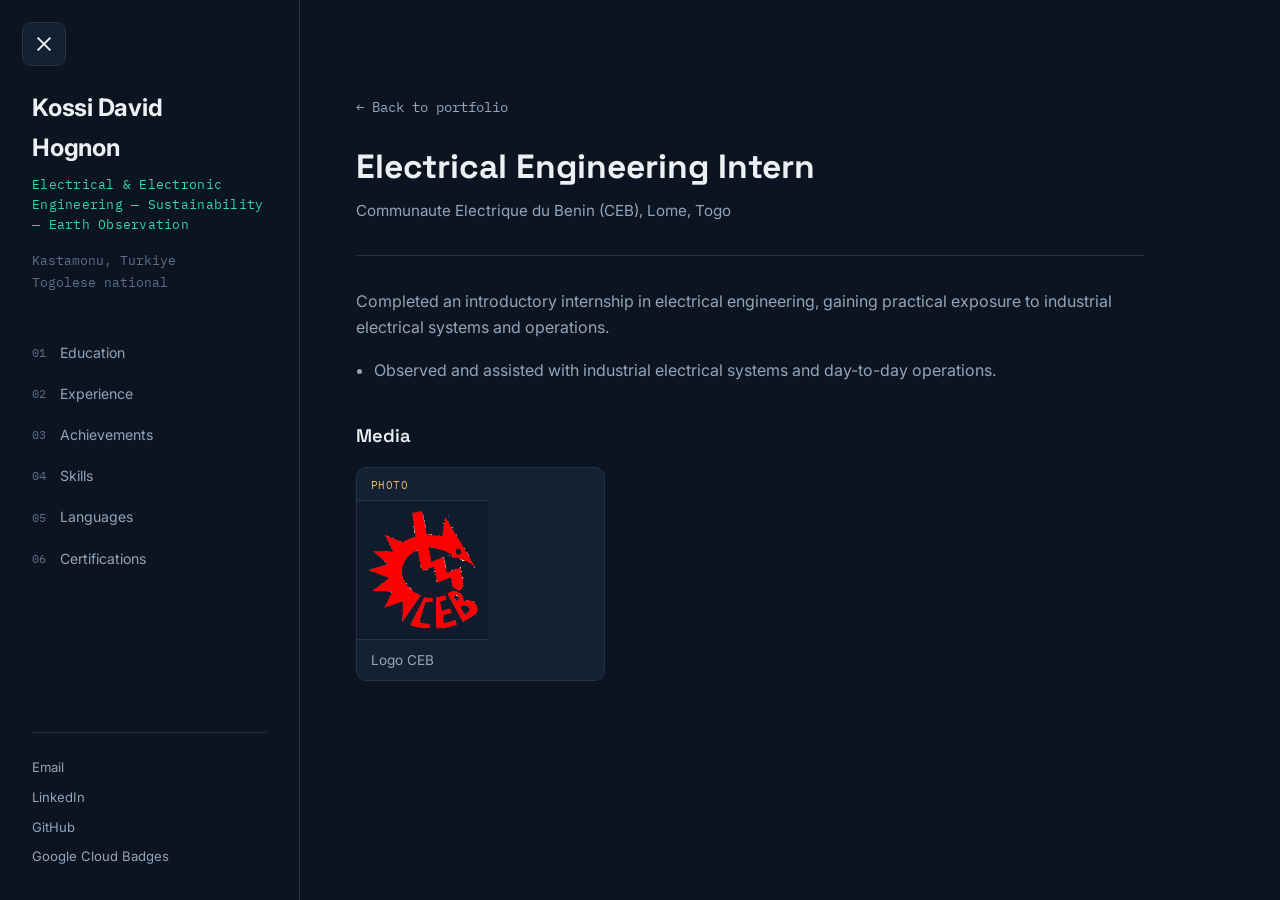
<file: experience/ceb.html>
<!--
  TEMPLATE — duplicate this file to add a new Experience detail page.
  1. Rename the file (e.g. experience/my-new-role.html)
  2. Replace all placeholder text below
  3. Duplicate .media-box blocks as needed (type: image / video / doc)
  4. Add a matching <a class="entry-link t-entry"> card in ../index.html
-->
<!DOCTYPE html>
<html lang="en">
<head>
<meta charset="UTF-8">
<meta name="viewport" content="width=device-width, initial-scale=1.0">
<title>Electrical Engineering Intern — Kossi David Hognon</title>
  <link rel="icon" type="image/svg+xml" href="../assets/images/favicon.svg">
<link rel="preconnect" href="https://fonts.googleapis.com">
<link rel="preconnect" href="https://fonts.gstatic.com" crossorigin>
<link href="https://fonts.googleapis.com/css2?family=Space+Grotesk:wght@400;500;600;700&family=Inter:wght@400;500;600;700&family=IBM+Plex+Mono:wght@400;500;600&display=swap" rel="stylesheet">
<link rel="stylesheet" href="../assets/style.css">
</head>
<body>

<button class="nav-toggle" id="navToggle" aria-label="Toggle menu"><span class="bar"></span></button>
<div class="nav-overlay" id="navOverlay"></div>

<aside class="sidebar">
  <div>
    <div class="side-name">Kossi David<br>Hognon</div>
    <div class="side-role">Electrical &amp; Electronic<br>Engineering — Sustainability<br>— Earth Observation</div>
    <div class="side-loc">Kastamonu, Turkiye<br>Togolese national</div>
  </div>
  <nav class="side-nav" aria-label="Section navigation">
    <a class="nav-link" href="../index.html#education"><span class="nav-num mono">01</span>Education</a>
    <a class="nav-link" href="../index.html#experience"><span class="nav-num mono">02</span>Experience</a>
    <a class="nav-link" href="../index.html#achievements"><span class="nav-num mono">03</span>Achievements</a>
    <a class="nav-link" href="../index.html#skills"><span class="nav-num mono">04</span>Skills</a>
    <a class="nav-link" href="../index.html#languages"><span class="nav-num mono">05</span>Languages</a>
    <a class="nav-link" href="../index.html#certifications"><span class="nav-num mono">06</span>Certifications</a>
  </nav>
  <div class="side-links">
    <a href="mailto:hognonkossidavid@gmail.com">Email</a>
    <a href="https://www.linkedin.com/in/kossi-david-hognon-HKDE" target="_blank" rel="noopener">LinkedIn</a>
    <a href="https://github.com/KDAVID9h" target="_blank" rel="noopener">GitHub</a>
    <a href="https://www.cloudskillsboost.google/public_profiles/a89cb5a3-7dd9-403b-bd8d-7f27a6b60dd8" target="_blank" rel="noopener">Google Cloud Badges</a>
  </div>
</aside>

<main>
  <a class="back-link" href="../index.html#experience">&larr; Back to portfolio</a>

  <div class="detail-head">
    <h1>Electrical Engineering Intern</h1>
    <div class="detail-meta">
      Communaute Electrique du Benin (CEB), Lome, Togo
      
    </div>
  </div>

  <div class="detail-body">
    <p>Completed an introductory internship in electrical engineering, gaining practical exposure to industrial electrical systems and operations.</p>
    <ul class="bullets">
      <li>Observed and assisted with industrial electrical systems and day-to-day operations.</li>
    </ul>
  </div>

  <h2 class="media-title">Media</h2>
  <p></p>
<!--  <p class="media-hint">Click a box to view full size. Replace data-src with your file path once uploaded; leave empty to keep the placeholder.</p>-->
  <div class="media-grid">

    <button class="media-box" data-type="image" data-src="../assets/images/ceb.jpg" data-caption="This professional experience, spanning several months, gave me a practical understanding of the complex operations of a high-voltage electrical substation and allowed me to acquire in-depth practical skills in the operation and maintenance of power transmission facilities.

The internship was structured around progressively learning the various roles related to operating an electrical substation: control operator, maintenance technician, and facility supervisor. This immersion enabled me to understand the technical, economic, and safety challenges of electrical power transmission within a context of sub-regional interconnection.">
      <span class="media-type-tag mono">Photo</span>
      <span class="media-thumb">

        <img src="../assets/images/ceb.png" alt="">
<!--        <svg width="40" height="40" viewBox="0 0 24 24" fill="none" class="placeholder-icon"><rect x="3" y="4" width="18" height="16" rx="2" stroke="currentColor" stroke-width="1.4"/><circle cx="8.5" cy="9.5" r="1.5" stroke="currentColor" stroke-width="1.4"/><path d="M21 16l-5.5-5.5L7 19" stroke="currentColor" stroke-width="1.4" stroke-linecap="round" stroke-linejoin="round"/></svg>-->
      </span>
      <span class="media-caption">Logo CEB</span>
    </button>

<!--    <button class="media-box" data-type="video" data-src="" data-caption="[Describe this video]">-->
<!--      <span class="media-type-tag mono">Video</span>-->
<!--      <span class="media-thumb">-->
<!--        <svg width="40" height="40" viewBox="0 0 24 24" fill="none" class="placeholder-icon"><rect x="3" y="5" width="18" height="14" rx="2" stroke="currentColor" stroke-width="1.4"/><path d="M10 9l5 3-5 3V9z" stroke="currentColor" stroke-width="1.4" stroke-linejoin="round"/></svg>-->
<!--      </span>-->
<!--      <span class="media-caption">[Describe this video]</span>-->
<!--    </button>-->

<!--    <button class="media-box" data-type="doc" data-src="" data-caption="[Describe this document]">-->
<!--      <span class="media-type-tag mono">Document</span>-->
<!--      <span class="media-thumb">-->
<!--        <svg width="40" height="40" viewBox="0 0 24 24" fill="none" class="placeholder-icon"><path d="M7 3h7l4 4v14H7V3z" stroke="currentColor" stroke-width="1.4" stroke-linejoin="round"/><path d="M14 3v4h4" stroke="currentColor" stroke-width="1.4" stroke-linejoin="round"/><path d="M9 13h6M9 16h6" stroke="currentColor" stroke-width="1.4" stroke-linecap="round"/></svg>-->
<!--      </span>-->
<!--      <span class="media-caption">[Describe this document]</span>-->
<!--    </button>-->

  </div>
</main>

<div class="lightbox" id="lightbox">
  <button class="lightbox-close" id="lightboxClose" aria-label="Close">
    <svg width="18" height="18" viewBox="0 0 18 18" fill="none"><path d="M4 4l10 10M14 4L4 14" stroke="#EDF1F5" stroke-width="1.6" stroke-linecap="round"/></svg>
  </button>
  <div class="lightbox-content"></div>
  <div class="lightbox-caption"></div>
</div>

<script src="../assets/main.js" defer></script>
</body>
</html>
</file>
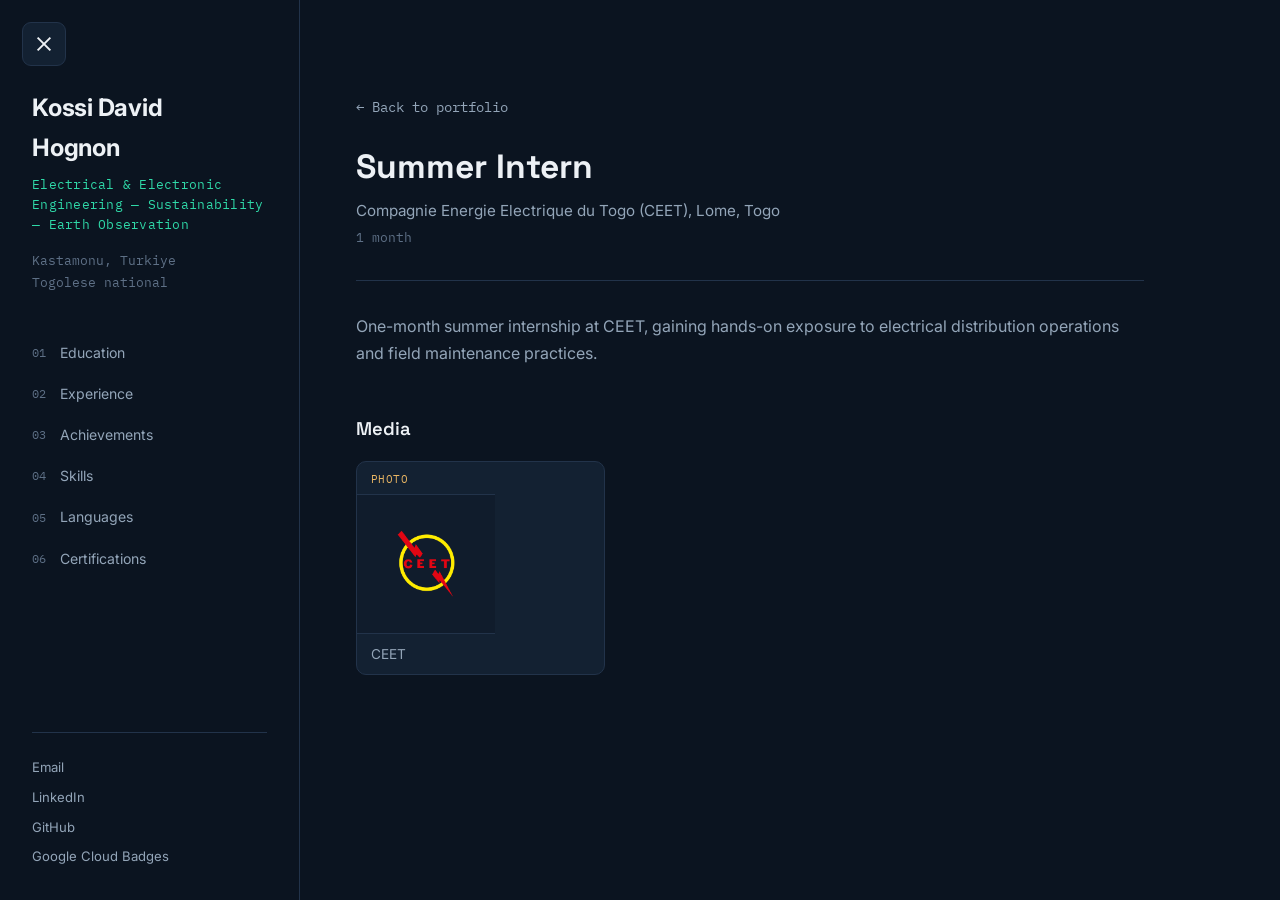
<file: experience/ceet.html>
<!--
  TEMPLATE — duplicate this file to add a new Experience detail page.
  1. Rename the file (e.g. experience/my-new-role.html)
  2. Replace all placeholder text below
  3. Duplicate .media-box blocks as needed (type: image / video / doc)
  4. Add a matching <a class="entry-link t-entry"> card in ../index.html
-->
<!DOCTYPE html>
<html lang="en">
<head>
<meta charset="UTF-8">
<meta name="viewport" content="width=device-width, initial-scale=1.0">
<title>Summer Intern — Kossi David Hognon</title>
  <link rel="icon" type="image/svg+xml" href="../assets/images/favicon.svg">
<link rel="preconnect" href="https://fonts.googleapis.com">
<link rel="preconnect" href="https://fonts.gstatic.com" crossorigin>
<link href="https://fonts.googleapis.com/css2?family=Space+Grotesk:wght@400;500;600;700&family=Inter:wght@400;500;600;700&family=IBM+Plex+Mono:wght@400;500;600&display=swap" rel="stylesheet">
<link rel="stylesheet" href="../assets/style.css">
</head>
<body>

<button class="nav-toggle" id="navToggle" aria-label="Toggle menu"><span class="bar"></span></button>
<div class="nav-overlay" id="navOverlay"></div>

<aside class="sidebar">
  <div>
    <div class="side-name">Kossi David<br>Hognon</div>
    <div class="side-role">Electrical &amp; Electronic<br>Engineering — Sustainability<br>— Earth Observation</div>
    <div class="side-loc">Kastamonu, Turkiye<br>Togolese national</div>
  </div>
  <nav class="side-nav" aria-label="Section navigation">
    <a class="nav-link" href="../index.html#education"><span class="nav-num mono">01</span>Education</a>
    <a class="nav-link" href="../index.html#experience"><span class="nav-num mono">02</span>Experience</a>
    <a class="nav-link" href="../index.html#achievements"><span class="nav-num mono">03</span>Achievements</a>
    <a class="nav-link" href="../index.html#skills"><span class="nav-num mono">04</span>Skills</a>
    <a class="nav-link" href="../index.html#languages"><span class="nav-num mono">05</span>Languages</a>
    <a class="nav-link" href="../index.html#certifications"><span class="nav-num mono">06</span>Certifications</a>
  </nav>
  <div class="side-links">
    <a href="mailto:hognonkossidavid@gmail.com">Email</a>
    <a href="https://www.linkedin.com/in/kossi-david-hognon-HKDE" target="_blank" rel="noopener">LinkedIn</a>
    <a href="https://github.com/KDAVID9h" target="_blank" rel="noopener">GitHub</a>
    <a href="https://www.cloudskillsboost.google/public_profiles/a89cb5a3-7dd9-403b-bd8d-7f27a6b60dd8" target="_blank" rel="noopener">Google Cloud Badges</a>
  </div>
</aside>

<main>
  <a class="back-link" href="../index.html#experience">&larr; Back to portfolio</a>

  <div class="detail-head">
    <h1>Summer Intern</h1>
    <div class="detail-meta">
      Compagnie Energie Electrique du Togo (CEET), Lome, Togo
      <span class="dates">1 month</span>
    </div>
  </div>

  <div class="detail-body">
    <p>One-month summer internship at CEET, gaining hands-on exposure to electrical distribution operations and field maintenance practices.</p>
    <ul class="bullets">
<!--      <li>[edit: add 1-2 concrete tasks or systems you worked on]</li>-->
    </ul>
  </div>

  <h2 class="media-title">Media</h2>
  <p></p>
<!--  <p class="media-hint">Click a box to view full size. Replace data-src with your file path once uploaded; leave empty to keep the placeholder.</p>-->
  <div class="media-grid">

    <button class="media-box" data-type="image" data-src="../assets/images/cm.png" data-caption="During this internship, I was granted the valuable opportunity to work directly on the national electrical grid diagrams of Togo, gaining a comprehensive understanding of the country's power infrastructure. In addition to this analytical work, I was actively deployed in the field across the city of Lomé. This hands-on experience involved responding to real-time power outages and executing troubleshooting and maintenance operations on both overhead power lines and underground electrical networks, ensuring the rapid restoration of the power supply.">
      <span class="media-type-tag mono">Photo</span>
      <span class="media-thumb">
        <img src="../assets/images/ceet_logo1.png" alt="">
<!--        <svg width="40" height="40" viewBox="0 0 24 24" fill="none" class="placeholder-icon"><rect x="3" y="4" width="18" height="16" rx="2" stroke="currentColor" stroke-width="1.4"/><circle cx="8.5" cy="9.5" r="1.5" stroke="currentColor" stroke-width="1.4"/><path d="M21 16l-5.5-5.5L7 19" stroke="currentColor" stroke-width="1.4" stroke-linecap="round" stroke-linejoin="round"/></svg>-->
      </span>
      <span class="media-caption">CEET</span>
    </button>

<!--    <button class="media-box" data-type="video" data-src="" data-caption="[Describe this video]">-->
<!--      <span class="media-type-tag mono">Video</span>-->
<!--      <span class="media-thumb">-->
<!--        <svg width="40" height="40" viewBox="0 0 24 24" fill="none" class="placeholder-icon"><rect x="3" y="5" width="18" height="14" rx="2" stroke="currentColor" stroke-width="1.4"/><path d="M10 9l5 3-5 3V9z" stroke="currentColor" stroke-width="1.4" stroke-linejoin="round"/></svg>-->
<!--      </span>-->
<!--      <span class="media-caption">[Describe this video]</span>-->
<!--    </button>-->

<!--    <button class="media-box" data-type="doc" data-src="" data-caption="[Describe this document]">-->
<!--      <span class="media-type-tag mono">Document</span>-->
<!--      <span class="media-thumb">-->
<!--        <svg width="40" height="40" viewBox="0 0 24 24" fill="none" class="placeholder-icon"><path d="M7 3h7l4 4v14H7V3z" stroke="currentColor" stroke-width="1.4" stroke-linejoin="round"/><path d="M14 3v4h4" stroke="currentColor" stroke-width="1.4" stroke-linejoin="round"/><path d="M9 13h6M9 16h6" stroke="currentColor" stroke-width="1.4" stroke-linecap="round"/></svg>-->
<!--      </span>-->
<!--      <span class="media-caption">[Describe this document]</span>-->
<!--    </button>-->

  </div>
</main>

<div class="lightbox" id="lightbox">
  <button class="lightbox-close" id="lightboxClose" aria-label="Close">
    <svg width="18" height="18" viewBox="0 0 18 18" fill="none"><path d="M4 4l10 10M14 4L4 14" stroke="#EDF1F5" stroke-width="1.6" stroke-linecap="round"/></svg>
  </button>
  <div class="lightbox-content"></div>
  <div class="lightbox-caption"></div>
</div>

<script src="../assets/main.js" defer></script>
</body>
</html>
</file>
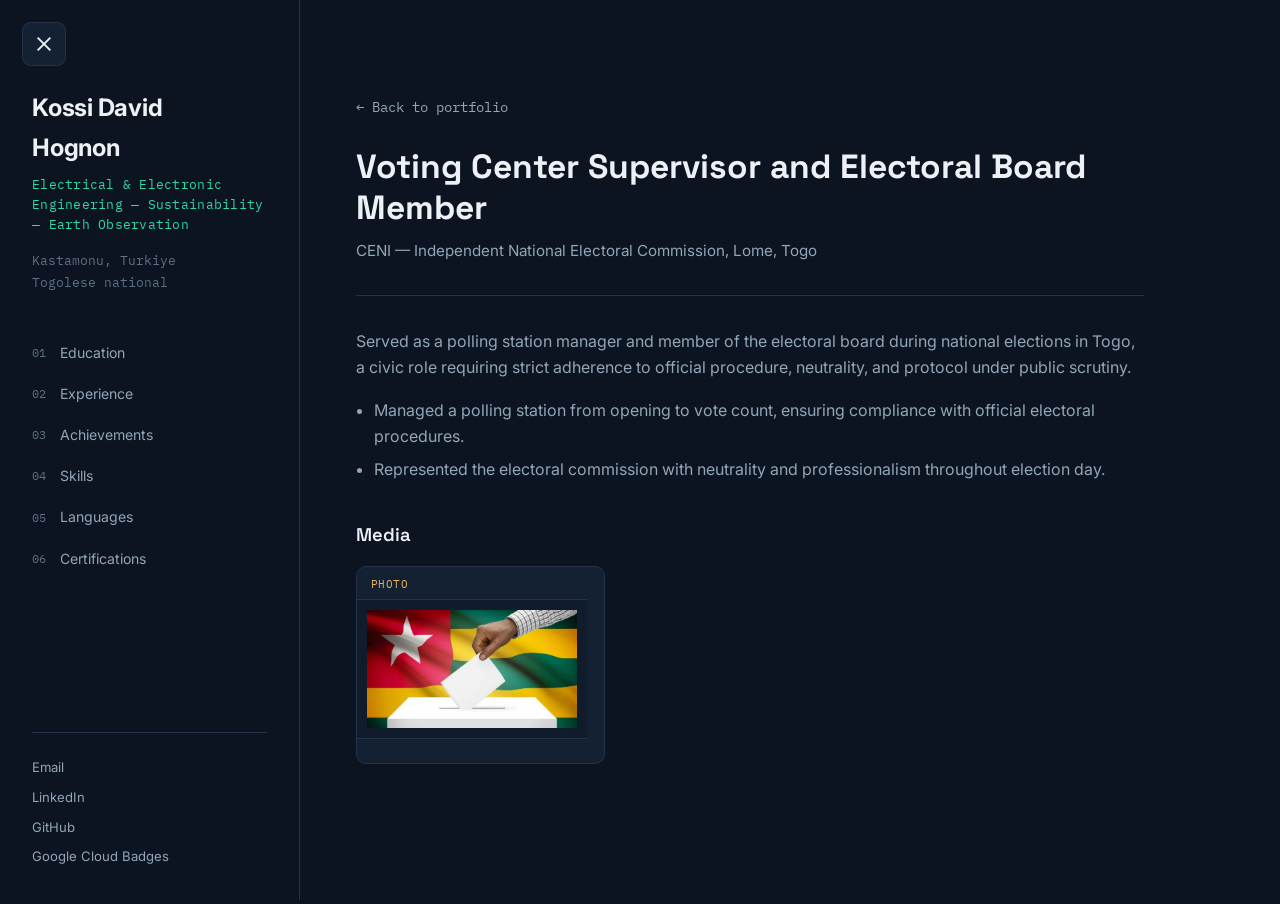
<file: experience/ceni.html>
<!--
  TEMPLATE — duplicate this file to add a new Experience detail page.
  1. Rename the file (e.g. experience/my-new-role.html)
  2. Replace all placeholder text below
  3. Duplicate .media-box blocks as needed (type: image / video / doc)
  4. Add a matching <a class="entry-link t-entry"> card in ../index.html
-->
<!DOCTYPE html>
<html lang="en">
<head>
<meta charset="UTF-8">
<meta name="viewport" content="width=device-width, initial-scale=1.0">
<title>Polling Station Manager and Electoral Board Member — Kossi David Hognon</title>
  <link rel="icon" type="image/svg+xml" href="../assets/images/favicon.svg">
<link rel="preconnect" href="https://fonts.googleapis.com">
<link rel="preconnect" href="https://fonts.gstatic.com" crossorigin>
<link href="https://fonts.googleapis.com/css2?family=Space+Grotesk:wght@400;500;600;700&family=Inter:wght@400;500;600;700&family=IBM+Plex+Mono:wght@400;500;600&display=swap" rel="stylesheet">
<link rel="stylesheet" href="../assets/style.css">
</head>
<body>

<button class="nav-toggle" id="navToggle" aria-label="Toggle menu"><span class="bar"></span></button>
<div class="nav-overlay" id="navOverlay"></div>

<aside class="sidebar">
  <div>
    <div class="side-name">Kossi David<br>Hognon</div>
    <div class="side-role">Electrical &amp; Electronic<br>Engineering — Sustainability<br>— Earth Observation</div>
    <div class="side-loc">Kastamonu, Turkiye<br>Togolese national</div>
  </div>
  <nav class="side-nav" aria-label="Section navigation">
    <a class="nav-link" href="../index.html#education"><span class="nav-num mono">01</span>Education</a>
    <a class="nav-link" href="../index.html#experience"><span class="nav-num mono">02</span>Experience</a>
    <a class="nav-link" href="../index.html#achievements"><span class="nav-num mono">03</span>Achievements</a>
    <a class="nav-link" href="../index.html#skills"><span class="nav-num mono">04</span>Skills</a>
    <a class="nav-link" href="../index.html#languages"><span class="nav-num mono">05</span>Languages</a>
    <a class="nav-link" href="../index.html#certifications"><span class="nav-num mono">06</span>Certifications</a>
  </nav>
  <div class="side-links">
    <a href="mailto:hognonkossidavid@gmail.com">Email</a>
    <a href="https://www.linkedin.com/in/kossi-david-hognon-HKDE" target="_blank" rel="noopener">LinkedIn</a>
    <a href="https://github.com/KDAVID9h" target="_blank" rel="noopener">GitHub</a>
    <a href="https://www.cloudskillsboost.google/public_profiles/a89cb5a3-7dd9-403b-bd8d-7f27a6b60dd8" target="_blank" rel="noopener">Google Cloud Badges</a>
  </div>
</aside>

<main>
  <a class="back-link" href="../index.html#experience">&larr; Back to portfolio</a>

  <div class="detail-head">
    <h1>Voting Center Supervisor and Electoral Board Member</h1>
    <div class="detail-meta">
      CENI — Independent National Electoral Commission, Lome, Togo
      
    </div>
  </div>

  <div class="detail-body">
    <p>Served as a polling station manager and member of the electoral board during national elections in Togo, a civic role requiring strict adherence to official procedure, neutrality, and protocol under public scrutiny.</p>
    <ul class="bullets">
      <li>Managed a polling station from opening to vote count, ensuring compliance with official electoral procedures.</li>
      <li>Represented the electoral commission with neutrality and professionalism throughout election day.</li>
    </ul>
  </div>

  <h2 class="media-title">Media</h2>
  <p></p>
<!--  <p class="media-hint">Click a box to view full size. Replace data-src with your file path once uploaded; leave empty to keep the placeholder.</p>-->
  <div class="media-grid">

    <button class="media-box" data-type="image" data-src="../assets/images/dte.jpeg" data-caption="In my capacity as Voting Center Supervisor, my primary responsibility was to oversee the overall operations and ensure the smooth coordination of all the teams deployed across the various polling stations within the facility. I was in charge of monitoring the workflow, ensuring strict compliance with electoral procedures, and resolving any administrative or logistical issues that arose throughout the day. Simultaneously, I took on a dual role by actively serving as an Electoral Board Member in one of the specific polling stations. This unique position allowed me to manage the voting center from a macro perspective while participating directly in the ground-level voting and ballot-counting processes.">
      <span class="media-type-tag mono">Photo</span>
      <span class="media-thumb">
        <img src="../assets/images/cve.webp" alt="">
<!--        <svg width="40" height="40" viewBox="0 0 24 24" fill="none" class="placeholder-icon"><rect x="3" y="4" width="18" height="16" rx="2" stroke="currentColor" stroke-width="1.4"/><circle cx="8.5" cy="9.5" r="1.5" stroke="currentColor" stroke-width="1.4"/><path d="M21 16l-5.5-5.5L7 19" stroke="currentColor" stroke-width="1.4" stroke-linecap="round" stroke-linejoin="round"/></svg>-->
      </span>
      <span class="media-caption"></span>
    </button>

<!--    <button class="media-box" data-type="video" data-src="" data-caption="[Describe this video]">-->
<!--      <span class="media-type-tag mono">Video</span>-->
<!--      <span class="media-thumb">-->
<!--        <svg width="40" height="40" viewBox="0 0 24 24" fill="none" class="placeholder-icon"><rect x="3" y="5" width="18" height="14" rx="2" stroke="currentColor" stroke-width="1.4"/><path d="M10 9l5 3-5 3V9z" stroke="currentColor" stroke-width="1.4" stroke-linejoin="round"/></svg>-->
<!--      </span>-->
<!--      <span class="media-caption">[Describe this video]</span>-->
<!--    </button>-->

<!--    <button class="media-box" data-type="doc" data-src="" data-caption="[Describe this document]">-->
<!--      <span class="media-type-tag mono">Document</span>-->
<!--      <span class="media-thumb">-->
<!--        <svg width="40" height="40" viewBox="0 0 24 24" fill="none" class="placeholder-icon"><path d="M7 3h7l4 4v14H7V3z" stroke="currentColor" stroke-width="1.4" stroke-linejoin="round"/><path d="M14 3v4h4" stroke="currentColor" stroke-width="1.4" stroke-linejoin="round"/><path d="M9 13h6M9 16h6" stroke="currentColor" stroke-width="1.4" stroke-linecap="round"/></svg>-->
<!--      </span>-->
<!--      <span class="media-caption">[Describe this document]</span>-->
<!--    </button>-->

  </div>
</main>

<div class="lightbox" id="lightbox">
  <button class="lightbox-close" id="lightboxClose" aria-label="Close">
    <svg width="18" height="18" viewBox="0 0 18 18" fill="none"><path d="M4 4l10 10M14 4L4 14" stroke="#EDF1F5" stroke-width="1.6" stroke-linecap="round"/></svg>
  </button>
  <div class="lightbox-content"></div>
  <div class="lightbox-caption"></div>
</div>

<script src="../assets/main.js" defer></script>
</body>
</html>
</file>
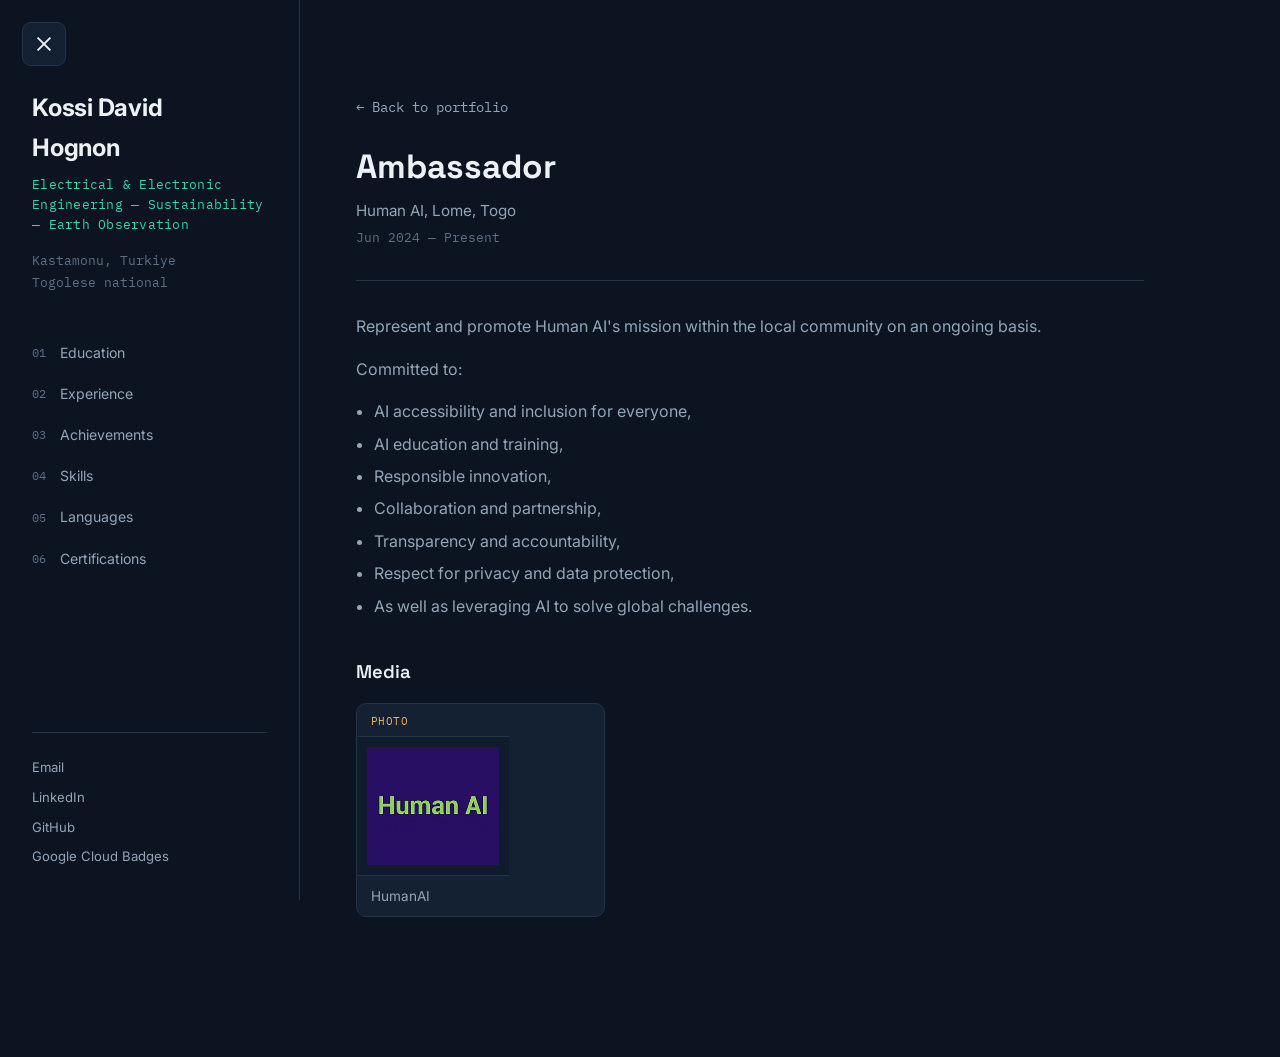
<file: experience/human-ai.html>
<!--
  TEMPLATE — duplicate this file to add a new Experience detail page.
  1. Rename the file (e.g. experience/my-new-role.html)
  2. Replace all placeholder text below
  3. Duplicate .media-box blocks as needed (type: image / video / doc)
  4. Add a matching <a class="entry-link t-entry"> card in ../index.html
-->
<!DOCTYPE html>
<html lang="en">
<head>
<meta charset="UTF-8">
<meta name="viewport" content="width=device-width, initial-scale=1.0">
<title>Ambassador — Kossi David Hognon</title>
  <link rel="icon" type="image/svg+xml" href="../assets/images/favicon.svg">
<link rel="preconnect" href="https://fonts.googleapis.com">
<link rel="preconnect" href="https://fonts.gstatic.com" crossorigin>
<link href="https://fonts.googleapis.com/css2?family=Space+Grotesk:wght@400;500;600;700&family=Inter:wght@400;500;600;700&family=IBM+Plex+Mono:wght@400;500;600&display=swap" rel="stylesheet">
<link rel="stylesheet" href="../assets/style.css">
</head>
<body>

<button class="nav-toggle" id="navToggle" aria-label="Toggle menu"><span class="bar"></span></button>
<div class="nav-overlay" id="navOverlay"></div>

<aside class="sidebar">
  <div>
    <div class="side-name">Kossi David<br>Hognon</div>
    <div class="side-role">Electrical &amp; Electronic<br>Engineering — Sustainability<br>— Earth Observation</div>
    <div class="side-loc">Kastamonu, Turkiye<br>Togolese national</div>
  </div>
  <nav class="side-nav" aria-label="Section navigation">
    <a class="nav-link" href="../index.html#education"><span class="nav-num mono">01</span>Education</a>
    <a class="nav-link" href="../index.html#experience"><span class="nav-num mono">02</span>Experience</a>
    <a class="nav-link" href="../index.html#achievements"><span class="nav-num mono">03</span>Achievements</a>
    <a class="nav-link" href="../index.html#skills"><span class="nav-num mono">04</span>Skills</a>
    <a class="nav-link" href="../index.html#languages"><span class="nav-num mono">05</span>Languages</a>
    <a class="nav-link" href="../index.html#certifications"><span class="nav-num mono">06</span>Certifications</a>
  </nav>
  <div class="side-links">
    <a href="mailto:hognonkossidavid@gmail.com">Email</a>
    <a href="https://www.linkedin.com/in/kossi-david-hognon-HKDE" target="_blank" rel="noopener">LinkedIn</a>
    <a href="https://github.com/KDAVID9h" target="_blank" rel="noopener">GitHub</a>
    <a href="https://www.cloudskillsboost.google/public_profiles/a89cb5a3-7dd9-403b-bd8d-7f27a6b60dd8" target="_blank" rel="noopener">Google Cloud Badges</a>
  </div>
</aside>

<main>
  <a class="back-link" href="../index.html#experience">&larr; Back to portfolio</a>

  <div class="detail-head">
    <h1>Ambassador</h1>
    <div class="detail-meta">
      Human AI, Lome, Togo
      <span class="dates">Jun 2024 — Present</span>
    </div>
  </div>

  <div class="detail-body">
    <p>Represent and promote Human AI's mission within the local community on an ongoing basis.</p>
    <p>Committed to:</p>
    <ul class="bullets">
      <li>AI accessibility and inclusion for everyone,</li>
    </ul>
    <ul class="bullets">
      <li>AI education and training,</li>
    </ul>
    <ul class="bullets">
      <li>Responsible innovation,</li>
    </ul>
    <ul class="bullets">
      <li>Collaboration and partnership,</li>
    </ul>
    <ul class="bullets">
      <li>Transparency and accountability,</li>
    </ul>
    <ul class="bullets">
      <li>Respect for privacy and data protection,</li>
    </ul>
    <ul class="bullets">
      <li>As well as leveraging AI to solve global challenges.</li>
    </ul>


  </div>

  <h2 class="media-title">Media</h2>
  <p></p>
<!--  <p class="media-hint">Click a box to view full size. Replace data-src with your file path once uploaded; leave empty to keep the placeholder.</p>-->
  <div class="media-grid">

    <button class="media-box" data-type="image" data-src="../assets/images/humanai.png" data-caption="As a HumanAI Ambassador at the 2024 Artificial Intelligence Week in Togo, I represented the organization's vision for an ethical and inclusive technological future. I participated in this landmark event to advocate for data privacy, AI literacy, and the responsible deployment of AI solutions across Africa, ensuring that innovation goes hand-in-hand with accountability.">
      <span class="media-type-tag mono">Photo</span>
      <span class="media-thumb">
        <img src="../assets/images/HumanAI_Logo.avif" alt="">
<!--        <svg width="40" height="40" viewBox="0 0 24 24" fill="none" class="placeholder-icon"><rect x="3" y="4" width="18" height="16" rx="2" stroke="currentColor" stroke-width="1.4"/><circle cx="8.5" cy="9.5" r="1.5" stroke="currentColor" stroke-width="1.4"/><path d="M21 16l-5.5-5.5L7 19" stroke="currentColor" stroke-width="1.4" stroke-linecap="round" stroke-linejoin="round"/></svg>-->
      </span>
      <span class="media-caption">HumanAI</span>
    </button>

<!--    <button class="media-box" data-type="video" data-src="" data-caption="[Describe this video]">-->
<!--      <span class="media-type-tag mono">Video</span>-->
<!--      <span class="media-thumb">-->
<!--        <svg width="40" height="40" viewBox="0 0 24 24" fill="none" class="placeholder-icon"><rect x="3" y="5" width="18" height="14" rx="2" stroke="currentColor" stroke-width="1.4"/><path d="M10 9l5 3-5 3V9z" stroke="currentColor" stroke-width="1.4" stroke-linejoin="round"/></svg>-->
<!--      </span>-->
<!--      <span class="media-caption">[Describe this video]</span>-->
<!--    </button>-->

<!--    <button class="media-box" data-type="doc" data-src="" data-caption="[Describe this document]">-->
<!--      <span class="media-type-tag mono">Document</span>-->
<!--      <span class="media-thumb">-->
<!--        <svg width="40" height="40" viewBox="0 0 24 24" fill="none" class="placeholder-icon"><path d="M7 3h7l4 4v14H7V3z" stroke="currentColor" stroke-width="1.4" stroke-linejoin="round"/><path d="M14 3v4h4" stroke="currentColor" stroke-width="1.4" stroke-linejoin="round"/><path d="M9 13h6M9 16h6" stroke="currentColor" stroke-width="1.4" stroke-linecap="round"/></svg>-->
<!--      </span>-->
<!--      <span class="media-caption">[Describe this document]</span>-->
<!--    </button>-->

  </div>
</main>

<div class="lightbox" id="lightbox">
  <button class="lightbox-close" id="lightboxClose" aria-label="Close">
    <svg width="18" height="18" viewBox="0 0 18 18" fill="none"><path d="M4 4l10 10M14 4L4 14" stroke="#EDF1F5" stroke-width="1.6" stroke-linecap="round"/></svg>
  </button>
  <div class="lightbox-content"></div>
  <div class="lightbox-caption"></div>
</div>

<script src="../assets/main.js" defer></script>
</body>
</html>
</file>
<file: assets/style.css>
/* =========================================================
   Kossi David Hognon — Portfolio
   Shared stylesheet for index.html and all sub-pages.
   Design tokens live in :root — change once, applies everywhere.
   ========================================================= */

:root{
  --bg:#0B1420;
  --bg-raise:#101C2C;
  --bg-card:#132132;
  --ink:#EDF1F5;
  --ink-soft:#93A5B8;
  --ink-faint:#5E7086;
  --line:#22334A;
  --teal:#2FD9A8;
  --teal-dim:#2FD9A81A;
  --gold:#E8B563;
  --gold-dim:#E8B5631A;
  --sidebar-w:300px;
}
*{box-sizing:border-box;}
html{scroll-behavior:smooth;}
body{
  margin:0;
  background:var(--bg);
  color:var(--ink);
  font-family:'Inter', sans-serif;
  line-height:1.65;
  -webkit-font-smoothing:antialiased;
}
a{color:var(--teal); text-decoration:none;}
a:hover{text-decoration:underline;}
a:focus-visible, button:focus-visible{outline:2px solid var(--teal); outline-offset:3px; border-radius:2px;}
h1,h2,h3{font-family:'Space Grotesk', sans-serif; color:var(--ink); margin:0;}
.mono{font-family:'IBM Plex Mono', monospace;}
::selection{background:var(--teal-dim); color:var(--ink);}
img,video{max-width:100%; display:block;}

/* ---------------------------------------------------------
   Nav toggle (hamburger -> X) + overlay + off-canvas sidebar
   Same drawer behaviour on every breakpoint: unified, scalable.
   --------------------------------------------------------- */
.nav-toggle{
  position:fixed; top:22px; left:22px; z-index:70;
  width:44px; height:44px; border-radius:9px;
  background:var(--bg-card); border:1px solid var(--line);
  display:flex; align-items:center; justify-content:center;
  cursor:pointer; padding:0;
}
.nav-toggle .bar{
  display:block; width:18px; height:2px; background:var(--ink);
  position:relative; transition:background .2s ease;
}
.nav-toggle .bar::before, .nav-toggle .bar::after{
  content:""; position:absolute; left:0; width:18px; height:2px;
  background:var(--ink); transition:transform .2s ease, top .2s ease;
}
.nav-toggle .bar::before{top:-6px;}
.nav-toggle .bar::after{top:6px;}
body.nav-open .nav-toggle .bar{background:transparent;}
body.nav-open .nav-toggle .bar::before{transform:rotate(45deg); top:0;}
body.nav-open .nav-toggle .bar::after{transform:rotate(-45deg); top:0;}

.nav-overlay{
  position:fixed; inset:0; background:rgba(6,10,16,.6);
  opacity:0; pointer-events:none; transition:opacity .25s ease; z-index:55;
}
body.nav-open .nav-overlay{opacity:1; pointer-events:auto;}

.sidebar{
  position:fixed; top:0; left:0; height:100vh;
  width:var(--sidebar-w); max-width:85vw;
  background:var(--bg); border-right:1px solid var(--line);
  overflow-y:auto; z-index:60;
  transform:translateX(-100%);
  transition:transform .28s ease;
  padding:88px 32px 32px;
  display:flex; flex-direction:column;
}
body.nav-open .sidebar{transform:translateX(0);}

.side-name{font-size:1.5rem; font-weight:700; letter-spacing:-0.01em;}
.side-role{margin-top:8px; font-size:0.82rem; color:var(--teal); font-family:'IBM Plex Mono', monospace; letter-spacing:0.02em; line-height:1.5;}
.side-loc{margin-top:16px; font-size:0.82rem; color:var(--ink-faint); font-family:'IBM Plex Mono', monospace;}

nav.side-nav{margin-top:40px; display:flex; flex-direction:column; gap:4px;}
.nav-link{color:var(--ink-soft); font-size:0.88rem; padding:7px 0; display:flex; align-items:center; gap:10px; transition:color .15s ease;}
.nav-link:hover{color:var(--ink); text-decoration:none;}
.nav-link .nav-num{font-family:'IBM Plex Mono', monospace; font-size:0.72rem; color:var(--ink-faint); width:18px;}
.nav-link:hover .nav-num{color:var(--teal);}

.side-links{margin-top:auto; padding-top:24px; display:flex; flex-direction:column; gap:8px; font-size:0.82rem; border-top:1px solid var(--line);}
.side-links a{color:var(--ink-soft);}
.side-links a:hover{color:var(--teal);}

/* ---------------------------------------------------------
   Main content — centered column, independent of sidebar
   (sidebar is an overlay drawer, so main never needs to shift)
   --------------------------------------------------------- */
main{
  max-width:900px;
  margin:0 auto;
  padding:0 56px 100px;
}
@media (max-width:640px){
  main{padding:0 24px 80px;}
  .sidebar{padding:88px 24px 24px;}
}

/* Desktop (>880px): open drawer pushes content aside instead of overlaying it,
   and the dark backdrop is not needed since nothing is being blocked. */
@media (min-width:881px){
  main{margin-left:0; transition:margin-left .28s ease;}
  body.nav-open main{margin-left:var(--sidebar-w);}
  .nav-overlay{display:none;}
}
/* Mobile (<=880px): drawer overlays content, backdrop blocks background clicks. */
@media (max-width:880px){
  main{margin-left:0 !important;}
}

/* Hero (index only) */
.hero{padding:96px 0 64px; border-bottom:1px solid var(--line);}
.hero-eyebrow{font-family:'IBM Plex Mono', monospace; font-size:0.8rem; color:var(--gold); letter-spacing:0.06em; text-transform:uppercase;}
.hero h1{margin-top:18px; font-size:2.9rem; font-weight:700; line-height:1.15; max-width:680px; letter-spacing:-0.015em;}
.hero h1 .accent{color:var(--teal);}
.hero p.lede{margin-top:24px; max-width:600px; color:var(--ink-soft); font-size:1.08rem;}
@media (max-width:640px){ .hero{padding:72px 0 40px;} .hero h1{font-size:2.1rem;} }

.stat-row{margin-top:44px; display:flex; gap:48px; flex-wrap:wrap;}
.stat{display:flex; flex-direction:column;}
.stat-num{font-family:'Space Grotesk', sans-serif; font-size:2rem; font-weight:700; color:var(--teal);}
.stat-label{margin-top:4px; font-size:0.78rem; color:var(--ink-faint); font-family:'IBM Plex Mono', monospace; letter-spacing:0.02em; max-width:140px;}

/* Sections */
section{padding:64px 0; border-bottom:1px solid var(--line); scroll-margin-top:24px;}
section:last-of-type{border-bottom:none;}
.section-head{display:flex; align-items:baseline; gap:14px; margin-bottom:36px;}
.section-num{font-family:'IBM Plex Mono', monospace; font-size:0.82rem; color:var(--gold);}
h2.section-title{font-size:1.7rem; font-weight:600;}

/* Timeline (education + experience) */
.timeline{position:relative; padding-left:28px;}
.timeline::before{content:""; position:absolute; left:5px; top:6px; bottom:6px; width:1px; background:var(--line);}
.t-entry{position:relative; padding-bottom:20px; margin-bottom:16px;}
.t-entry:last-child{margin-bottom:0;}
.t-entry::before{content:""; position:absolute; left:-28px; top:5px; width:9px; height:9px; border-radius:50%; background:var(--bg); border:2px solid var(--teal); z-index:1;}
.t-head{display:flex; justify-content:space-between; flex-wrap:wrap; gap:8px; margin-bottom:4px;}
.t-title{font-weight:600; font-size:1.04rem; color:var(--ink);}
.t-date{font-family:'IBM Plex Mono', monospace; font-size:0.78rem; color:var(--ink-faint); white-space:nowrap;}
.t-org{color:var(--ink-soft); font-size:0.92rem; margin-bottom:10px;}
ul.bullets{margin:0; padding-left:18px; color:var(--ink-soft); font-size:0.95rem;}
ul.bullets li{margin-bottom:6px;}
ul.bullets li em{color:var(--gold); font-style:normal;}

/* Clickable entry/card wrapper (links to a detail sub-page) */
.entry-link{
  display:block; text-decoration:none; color:inherit;
  border-radius:8px; padding:14px 16px; margin:-14px -16px 16px;
  transition:background .15s ease;
}
.entry-link:hover{background:var(--bg-card);}
.entry-link:hover .t-title, .entry-link:hover h3{color:var(--teal);}
.view-more{
  display:inline-flex; align-items:center; gap:6px;
  margin-top:10px; font-size:0.8rem; color:var(--teal);
  font-family:'IBM Plex Mono', monospace;
}
.view-more svg{transition:transform .15s ease;}
.entry-link:hover .view-more svg{transform:translateX(3px);}

/* Achievement cards */
.achievements{display:flex; flex-direction:column; gap:20px;}
.a-card{
  background:var(--bg-card); border:1px solid var(--line); border-radius:10px;
  display:grid; grid-template-columns:84px 1fr; overflow:hidden;
  text-decoration:none; color:inherit; transition:border-color .15s ease, transform .15s ease;
}
.a-card:hover{border-color:var(--teal); transform:translateY(-2px);}
.a-num{
  display:flex; align-items:center; justify-content:center;
  font-family:'Space Grotesk', sans-serif; font-size:2.4rem; font-weight:700; color:var(--teal);
  background:linear-gradient(180deg, var(--teal-dim), transparent); border-right:1px solid var(--line);
}
.a-body{padding:28px 28px 28px 26px;}
.a-badge{
  font-family:'IBM Plex Mono', monospace; font-size:0.68rem; letter-spacing:0.06em; text-transform:uppercase;
  color:#0B1420; background:var(--gold); padding:3px 8px; border-radius:3px;
  display:inline-block; margin-bottom:10px; font-weight:600;
}
.a-card h3{font-size:1.2rem; font-weight:600; margin-bottom:3px;}
.a-org{color:var(--ink-soft); font-size:0.9rem; margin-bottom:12px;}
@media (max-width:640px){
  .a-card{grid-template-columns:56px 1fr;}
  .a-num{font-size:1.5rem;}
  .a-body{padding:22px 22px 22px 18px;}
}

/* Skills */
.skill-group{margin-bottom:26px;}
.skill-group:last-child{margin-bottom:0;}
.skill-group-label{font-family:'IBM Plex Mono', monospace; font-size:0.76rem; color:var(--ink-faint); margin-bottom:12px; letter-spacing:0.04em; text-transform:uppercase;}
.tag-row{display:flex; flex-wrap:wrap; gap:9px;}
.tag{font-size:0.85rem; border:1px solid var(--line); color:var(--ink-soft); padding:6px 13px; border-radius:20px; background:var(--bg-raise); transition:border-color .15s ease, color .15s ease;}
.tag:hover{border-color:var(--teal); color:var(--ink);}

/* Languages */
.lang-grid{display:grid; grid-template-columns:repeat(auto-fit, minmax(170px, 1fr)); gap:28px;}
.lang-card{display:flex; flex-direction:column; align-items:center; text-align:center; padding:24px 16px; background:var(--bg-card); border:1px solid var(--line); border-radius:10px;}
.ring-wrap{position:relative; width:104px; height:104px;}
.ring-wrap svg{transform:rotate(-90deg);}
.ring-bg{fill:none; stroke:var(--line); stroke-width:7;}
.ring-fg{fill:none; stroke:var(--teal); stroke-width:7; stroke-linecap:round;}
.ring-label{position:absolute; inset:0; display:flex; align-items:center; justify-content:center; font-family:'Space Grotesk', sans-serif; font-weight:700; font-size:1.15rem;}
.lang-name{margin-top:14px; font-weight:600;}
.lang-level{margin-top:3px; font-family:'IBM Plex Mono', monospace; font-size:0.74rem; color:var(--ink-faint);}

/* Certifications */
ul.cert-list{list-style:none; margin:0; padding:0;}
ul.cert-list li{display:flex; align-items:flex-start; gap:14px; padding:14px 0; border-bottom:1px solid var(--line); font-size:0.95rem;}
ul.cert-list li:last-child{border-bottom:none;}
ul.cert-list li svg{flex-shrink:0; margin-top:3px;}
ul.cert-list li .cert-tag{display:block; font-family:'IBM Plex Mono', monospace; font-size:0.7rem; color:var(--gold); margin-bottom:2px; letter-spacing:0.03em;}
ul.cert-list li .cert-body{color:var(--ink-soft);}

/* Footer */
footer{padding:56px 0 24px; display:flex; justify-content:space-between; align-items:center; flex-wrap:wrap; gap:16px;}
.footer-cta{display:inline-flex; align-items:center; gap:10px; padding:12px 22px; background:var(--teal); color:#06251C; font-weight:600; border-radius:6px; font-size:0.92rem;}
.footer-cta:hover{text-decoration:none; background:#3EEBBA;}
.footer-meta{font-family:'IBM Plex Mono', monospace; font-size:0.72rem; color:var(--ink-faint);}

/* ---------------------------------------------------------
   Detail sub-pages (experience/*.html, achievements/*.html)
   --------------------------------------------------------- */
.back-link{
  display:inline-flex; align-items:center; gap:8px;
  margin-top:96px; font-size:0.85rem; color:var(--ink-soft);
  font-family:'IBM Plex Mono', monospace;
}
.back-link:hover{color:var(--teal); text-decoration:none;}

.detail-head{margin-top:28px; padding-bottom:32px; border-bottom:1px solid var(--line);}
.detail-head .a-badge{margin-bottom:14px;}
.detail-head h1{font-size:2.1rem; font-weight:700; line-height:1.2;}
.detail-meta{margin-top:10px; color:var(--ink-soft); font-size:0.95rem;}
.detail-meta .dates{font-family:'IBM Plex Mono', monospace; color:var(--ink-faint); font-size:0.82rem; display:block; margin-top:4px;}

.detail-body{padding:32px 0; color:var(--ink-soft); font-size:1rem;}
.detail-body p{margin:0 0 16px;}
.detail-body ul.bullets{font-size:1rem;}

.media-title{font-size:1.15rem; font-weight:600; margin-bottom:6px;}
.media-hint{color:var(--ink-faint); font-size:0.82rem; margin-bottom:20px;}

.media-grid{display:grid; grid-template-columns:repeat(auto-fill, minmax(220px,1fr)); gap:20px; padding-bottom:40px;}
.media-box{
  background:var(--bg-card); border:1px solid var(--line); border-radius:10px;
  padding:0; overflow:hidden; text-align:left; cursor:pointer; color:inherit;
  display:flex; flex-direction:column; transition:border-color .15s ease, transform .15s ease;
  font-family:inherit; width:100%;
}
.media-box:hover{border-color:var(--teal); transform:translateY(-2px);}
.media-type-tag{font-family:'IBM Plex Mono', monospace; font-size:0.66rem; color:var(--gold); text-transform:uppercase; letter-spacing:0.04em; padding:10px 14px 0;}
.media-thumb{
  height:140px; display:flex; align-items:center; justify-content:center;
  background:var(--bg-raise); border-bottom:1px solid var(--line); border-top:1px solid var(--line); margin-top:8px;
  overflow:hidden;
}
.media-thumb img, .media-thumb video{width:100%; height:100%; object-fit:contain; padding:10px;}
.media-thumb .placeholder-icon{color:var(--ink-faint);}
/*.media-caption{padding:12px 14px; font-size:0.85rem; color:var(--ink-soft);}*/
.media-caption{
  padding:12px 14px;
  font-size:0.85rem;
  color:var(--ink-soft);
  max-height:76px;
  overflow-y:auto;
  scrollbar-width:thin;
  scrollbar-color:var(--line) transparent;
}
.media-caption::-webkit-scrollbar{width:6px;}
.media-caption::-webkit-scrollbar-track{background:transparent;}
.media-caption::-webkit-scrollbar-thumb{background:var(--line); border-radius:3px;}
.media-caption::-webkit-scrollbar-thumb:hover{background:var(--ink-faint);}

/* Lightbox */
.lightbox{
  position:fixed; inset:0; background:rgba(6,10,16,.94);
  display:flex; flex-direction:column; align-items:center; justify-content:center;
  opacity:0; pointer-events:none; transition:opacity .2s ease; z-index:200; padding:32px;
}
.lightbox.open{opacity:1; pointer-events:auto;}
.lightbox-content{max-width:min(900px,90vw); max-height:70vh; display:flex; align-items:center; justify-content:center;}
.lightbox-content img, .lightbox-content video{max-width:100%; max-height:70vh; border-radius:8px;}
.lightbox-content iframe{width:min(900px,90vw); height:70vh; border:none; border-radius:8px; background:#fff;}
.lightbox-content .placeholder-icon{color:var(--ink-faint); transform:scale(2.4);}
.lightbox-caption{
  margin-top:20px;
  color:var(--ink-soft);
  font-size:0.92rem;
  text-align:center;
  max-width:600px;
  max-height:120px;
  overflow-y:auto;
  scrollbar-width:thin;
  scrollbar-color:var(--line) transparent;
}
.lightbox-caption::-webkit-scrollbar{width:6px;}
.lightbox-caption::-webkit-scrollbar-track{background:transparent;}
.lightbox-caption::-webkit-scrollbar-thumb{background:var(--line); border-radius:3px;}
.lightbox-caption::-webkit-scrollbar-thumb:hover{background:var(--ink-faint);}
/*.lightbox-caption{margin-top:20px; color:var(--ink-soft); font-size:0.92rem; text-align:center; max-width:600px;}*/
.lightbox-close{
  position:absolute; top:24px; right:24px; width:40px; height:40px; border-radius:8px;
  background:var(--bg-card); border:1px solid var(--line); display:flex; align-items:center; justify-content:center; cursor:pointer;
}
.lightbox-close:hover{border-color:var(--teal);}

@media (prefers-reduced-motion: reduce){
  html{scroll-behavior:auto;}
  .sidebar, .nav-overlay, .lightbox, .a-card, .media-box{transition:none;}
}
</file>
